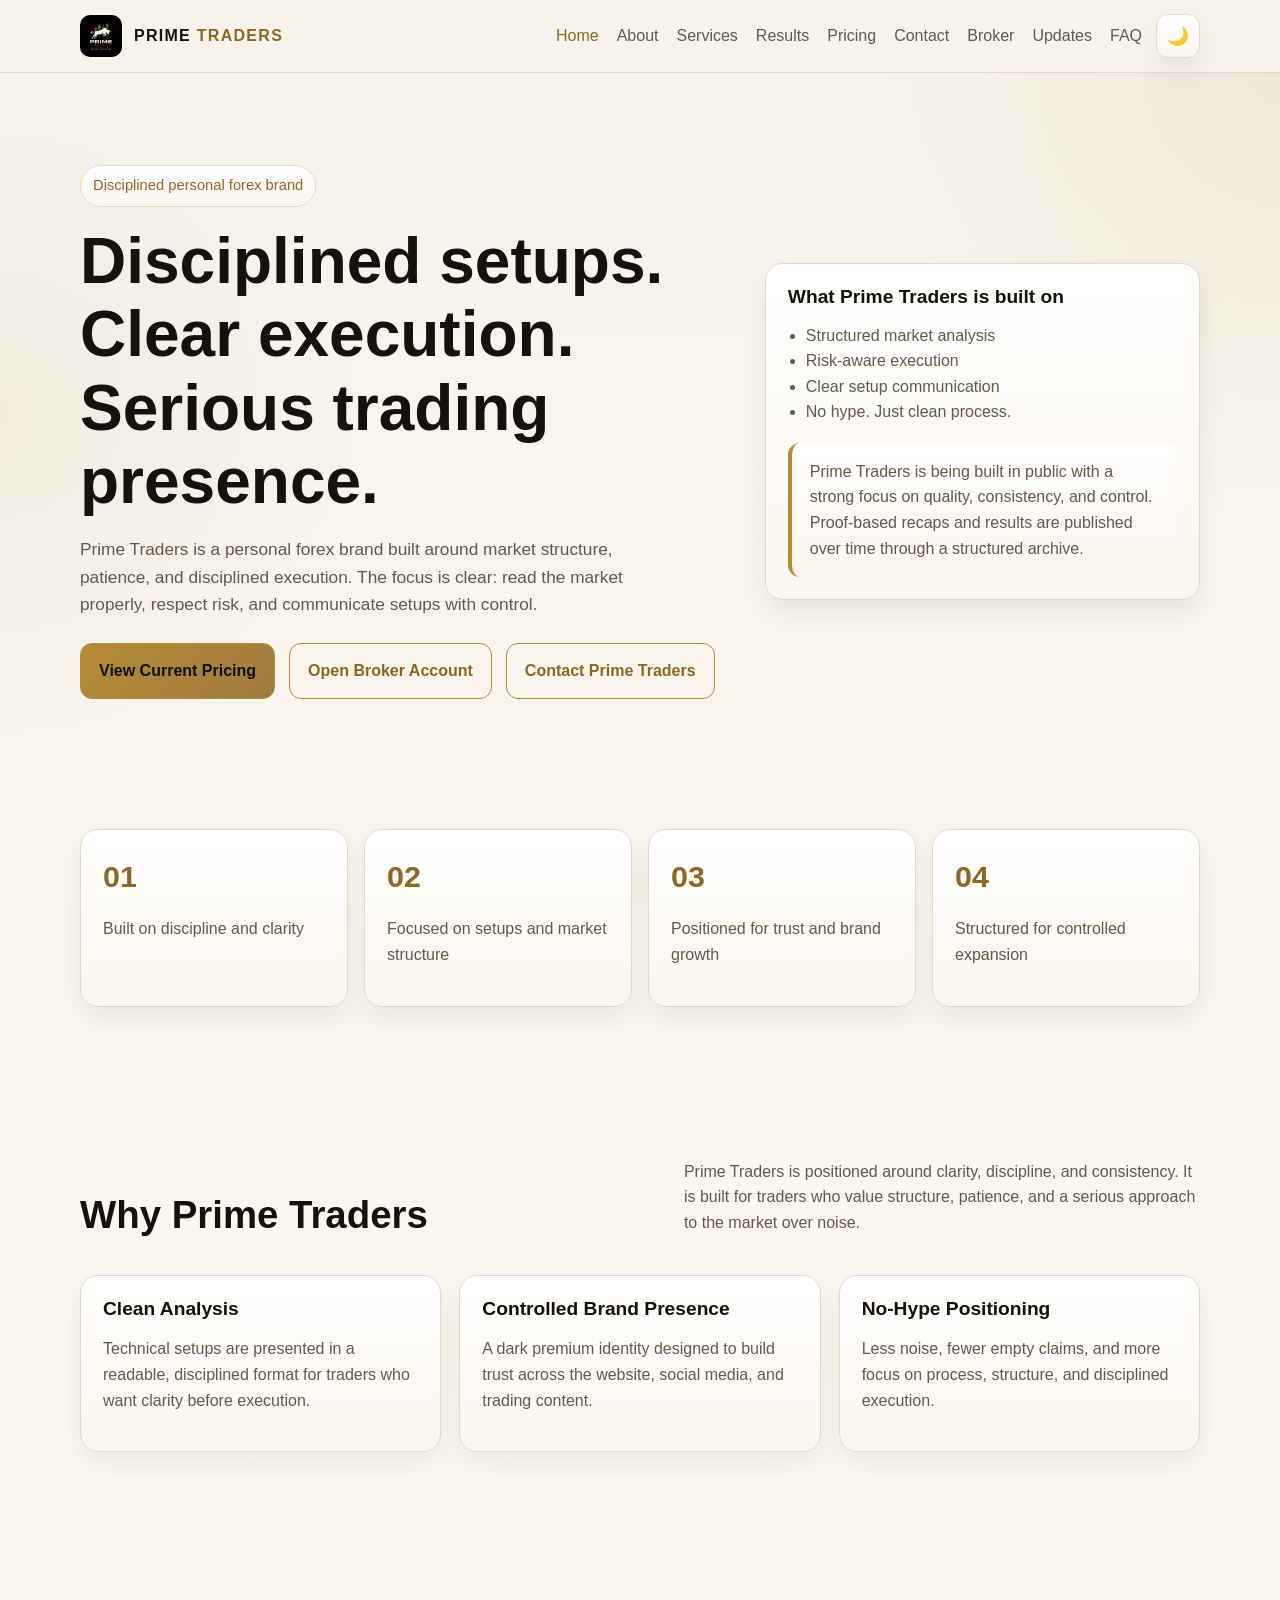
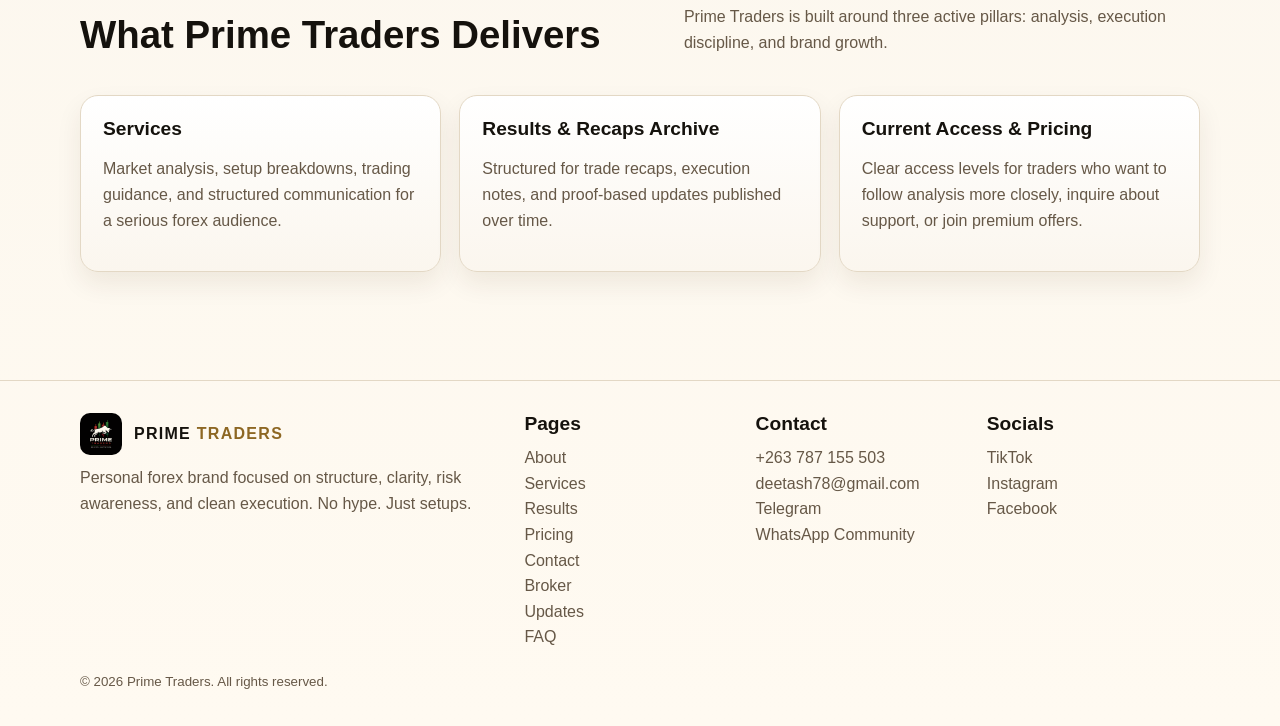
<file: index.html>
<!doctype html>
<html lang="en">
  <head>
  <!-- Google tag (gtag.js) -->
  <script async src="https://www.googletagmanager.com/gtag/js?id=G-PCHN2DBD8G"></script>
  <script>
    window.dataLayer = window.dataLayer || [];
    function gtag(){dataLayer.push(arguments);}
    gtag('js', new Date());

    gtag('config', 'G-PCHN2DBD8G');
  </script>
    <meta charset="utf-8">
    <meta name="viewport" content="width=device-width,initial-scale=1">
    <title>Home | Prime Traders</title>
    <meta name="description" content="Prime Traders is a disciplined personal forex brand focused on market structure, clarity, risk awareness, and clean execution.">
    <link rel="canonical" href="https://primetraderszw.netlify.app/">
    <link rel="icon" href="favicon.png">
    <link rel="stylesheet" href="style.css">
    <meta property="og:title" content="Home | Prime Traders">
    <meta property="og:description" content="Prime Traders is a disciplined personal forex brand focused on market structure, clarity, risk awareness, and clean execution.">
    <meta property="og:type" content="website">
    <meta property="og:url" content="https://primetraderszw.netlify.app/">
    <meta property="og:image" content="https://primetraderszw.netlify.app/logo.png">
    <meta name="twitter:card" content="summary_large_image">
    <meta name="twitter:title" content="Home | Prime Traders">
    <meta name="twitter:description" content="Prime Traders is a disciplined personal forex brand focused on market structure, clarity, risk awareness, and clean execution.">
    <meta name="twitter:image" content="https://primetraderszw.netlify.app/logo.png">
  </head>
<body>
  <nav class="nav">
    <div class="container nav-inner">
      <a class="brand" href="index.html">
        <img src="logo.png" alt="Prime Traders logo">
        <div>PRIME <span>TRADERS</span></div>
      </a>

      <div class="nav-controls">
        <div class="links">
          <a href="index.html" class="active">Home</a>
          <a href="about.html">About</a>
          <a href="services.html">Services</a>
          <a href="results.html">Results</a>
          <a href="pricing.html">Pricing</a>
          <a href="contact.html">Contact</a>
          <a href="broker.html">Broker</a>
          <a href="updates.html">Updates</a>
          <a href="faq.html">FAQ</a>
        </div>
        <button class="theme-toggle" id="themeToggle" type="button" aria-label="Toggle theme" title="Toggle theme">
          <span class="theme-icon" aria-hidden="true">🌙</span>
        </button>
      </div>
    </div>
  </nav>

  <header class="hero">
    <div class="container hero-grid">
      <div>
        <span class="badge">Disciplined personal forex brand</span>
        <h1>Disciplined setups. Clear execution. Serious trading presence.</h1>
        <p class="lead">
          Prime Traders is a personal forex brand built around market structure, patience, and disciplined execution.
          The focus is clear: read the market properly, respect risk, and communicate setups with control.
        </p>

        <div class="cta">
          <a class="btn btn-primary" href="pricing.html">View Current Pricing</a>
          <a class="btn btn-secondary" href="broker.html">Open Broker Account</a>
          <a class="btn btn-secondary" href="contact.html">Contact Prime Traders</a>
        </div>
      </div>

      <div class="card hero-card">
        <h3>What Prime Traders is built on</h3>
        <ul>
          <li>Structured market analysis</li>
          <li>Risk-aware execution</li>
          <li>Clear setup communication</li>
          <li>No hype. Just clean process.</li>
        </ul>

        <div class="notice" style="margin-top:18px">
          Prime Traders is being built in public with a strong focus on quality, consistency, and control.
          Proof-based recaps and results are published over time through a structured archive.
        </div>
      </div>
    </div>
  </header>

  <section class="section">
    <div class="container">
      <div class="stats">
        <div class="stat">
          <strong>01</strong>
          <p>Built on discipline and clarity</p>
        </div>
        <div class="stat">
          <strong>02</strong>
          <p>Focused on setups and market structure</p>
        </div>
        <div class="stat">
          <strong>03</strong>
          <p>Positioned for trust and brand growth</p>
        </div>
        <div class="stat">
          <strong>04</strong>
          <p>Structured for controlled expansion</p>
        </div>
      </div>
    </div>
  </section>

  <section class="section">
    <div class="container">
      <div class="section-head">
        <div>
          <h2>Why Prime Traders</h2>
        </div>
        <p>
          Prime Traders is positioned around clarity, discipline, and consistency.
          It is built for traders who value structure, patience, and a serious approach to the market over noise.
        </p>
      </div>

      <div class="grid-3">
        <div class="card">
          <h3>Clean Analysis</h3>
          <p>
            Technical setups are presented in a readable, disciplined format for traders who want clarity before execution.
          </p>
        </div>

        <div class="card">
          <h3>Controlled Brand Presence</h3>
          <p>
            A dark premium identity designed to build trust across the website, social media, and trading content.
          </p>
        </div>

        <div class="card">
          <h3>No-Hype Positioning</h3>
          <p>
            Less noise, fewer empty claims, and more focus on process, structure, and disciplined execution.
          </p>
        </div>
      </div>
    </div>
  </section>

  <section class="section">
    <div class="container">
      <div class="section-head">
        <div>
          <h2>What Prime Traders Delivers</h2>
        </div>
        <p>
          Prime Traders is built around three active pillars: analysis, execution discipline, and brand growth.
        </p>
      </div>

      <div class="grid-3">
        <div class="card">
          <h3>Services</h3>
          <p>
            Market analysis, setup breakdowns, trading guidance, and structured communication for a serious forex audience.
          </p>
        </div>

        <div class="card">
          <h3>Results &amp; Recaps Archive</h3>
          <p>
            Structured for trade recaps, execution notes, and proof-based updates published over time.
          </p>
        </div>

        <div class="card">
          <h3>Current Access &amp; Pricing</h3>
          <p>
            Clear access levels for traders who want to follow analysis more closely, inquire about support, or join premium offers.
          </p>
        </div>
      </div>
    </div>
  </section>

  <footer class="footer">
    <div class="container footer-grid">
      <div>
        <div class="brand footer-brand">
          <img src="logo.png" alt="Prime Traders logo">
          <div>PRIME <span>TRADERS</span></div>
        </div>
        <p>
          Personal forex brand focused on structure, clarity, risk awareness, and clean execution. No hype. Just setups.
        </p>
      </div>

      <div>
        <h3>Pages</h3>
        <p>
          <a href="about.html">About</a><br>
          <a href="services.html">Services</a><br>
          <a href="results.html">Results</a><br>
          <a href="pricing.html">Pricing</a><br>
          <a href="contact.html">Contact</a><br>
          <a href="broker.html">Broker</a><br>
          <a href="updates.html">Updates</a><br>
          <a href="faq.html">FAQ</a>
        </p>
      </div>

      <div>
        <h3>Contact</h3>
        <p>
          <a href="tel:+263787155503">+263 787 155 503</a><br>
          <a href="mailto:deetash78@gmail.com">deetash78@gmail.com</a><br>
          <a href="https://t.me/primetraders263" target="_blank" rel="noopener">Telegram</a><br>
          <a href="https://chat.whatsapp.com/EgGNkARobAU7Wav0RTBW9T?mode=gi_t" target="_blank" rel="noopener">WhatsApp Community</a>
        </p>
      </div>

      <div>
        <h3>Socials</h3>
        <p>
          <a href="https://www.tiktok.com/@primetraders_zw?_r=1&_t=ZS-950RxNBvnf7" target="_blank" rel="noopener">TikTok</a><br>
          <a href="https://www.instagram.com/denzeltashayaofficial?igsh=MmN0ZHVwbDB0ODcy&utm_source=qr" target="_blank" rel="noopener">Instagram</a><br>
          <a href="https://www.facebook.com/share/1NozaazZCv/?mibextid=wwXIfr" target="_blank" rel="noopener">Facebook</a>
        </p>
      </div>
    </div>

    <div class="container footer-bottom">
      <small>© 2026 Prime Traders. All rights reserved.</small>
    </div>
  </footer>
  <script src="script.js"></script>
</body>
</html>
</file>
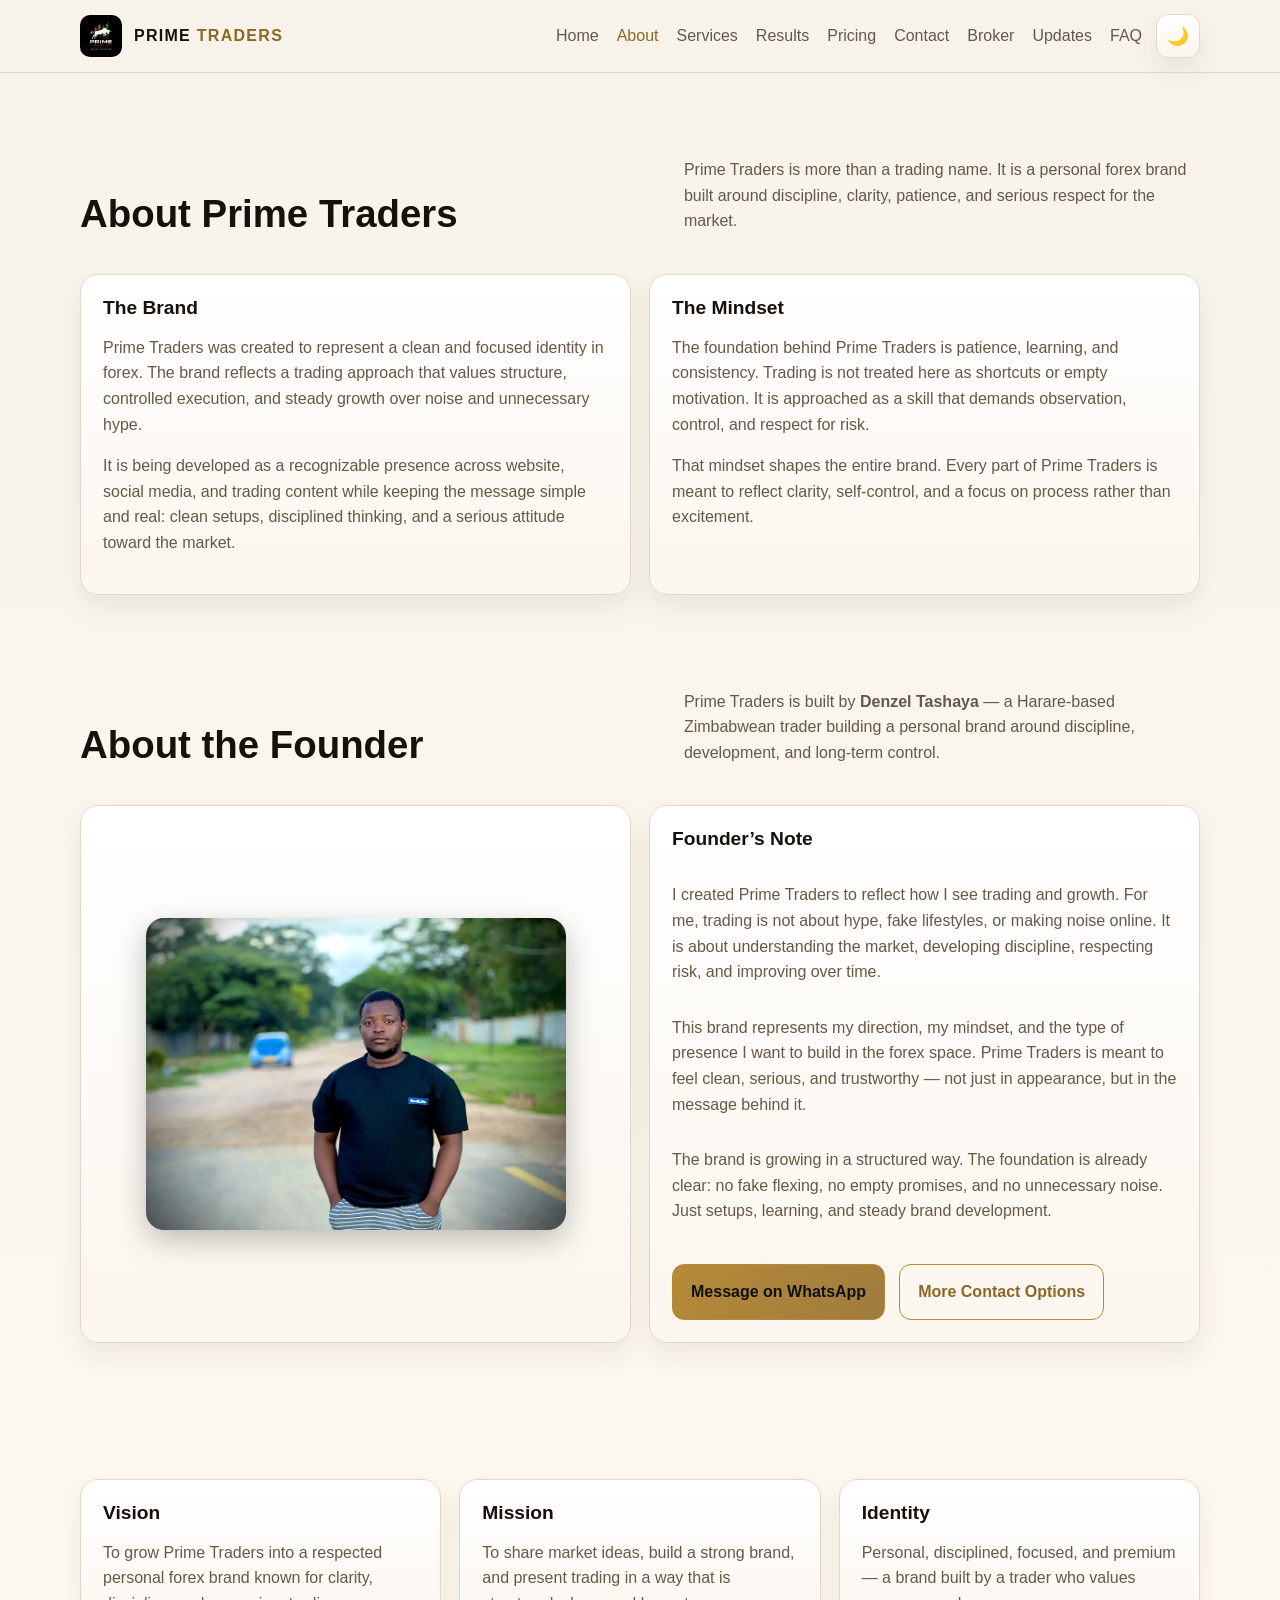
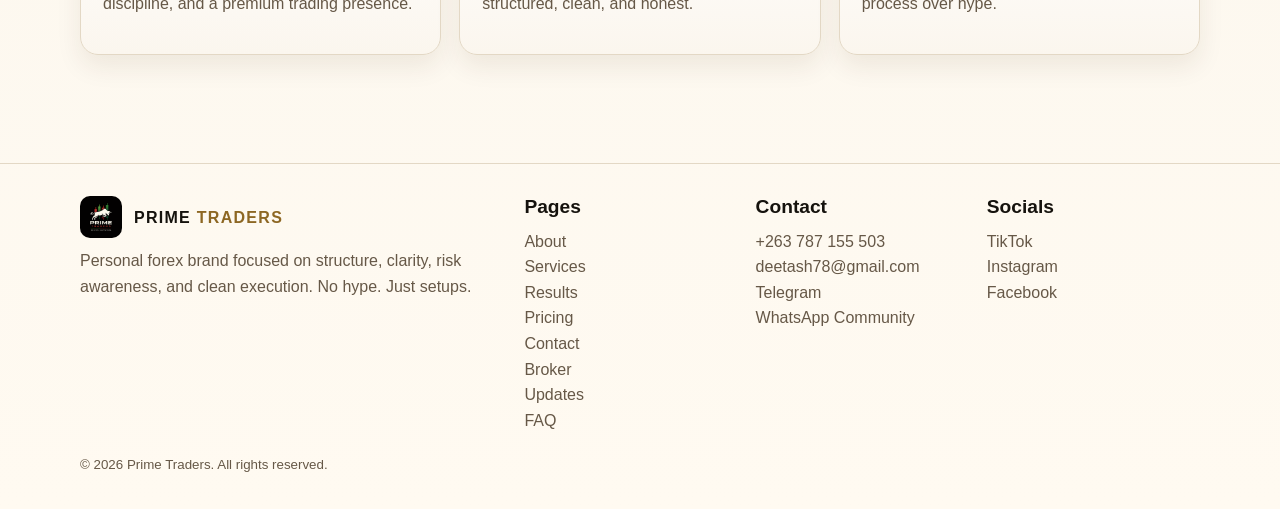
<file: about.html>
<!doctype html>
<html lang="en">
  <head>
  <!-- Google tag (gtag.js) -->
  <script async src="https://www.googletagmanager.com/gtag/js?id=G-PCHN2DBD8G"></script>
  <script>
    window.dataLayer = window.dataLayer || [];
    function gtag(){dataLayer.push(arguments);}
    gtag('js', new Date());

    gtag('config', 'G-PCHN2DBD8G');
  </script>
    <meta charset="utf-8">
    <meta name="viewport" content="width=device-width,initial-scale=1">
    <title>About | Prime Traders</title>
    <meta name="description" content="Learn about Prime Traders and the founder behind the brand. A personal forex trading brand built on structure, patience, clarity, and disciplined execution.">
    <link rel="canonical" href="https://primetraderszw.netlify.app/about.html">
    <link rel="icon" href="favicon.png">
    <link rel="stylesheet" href="style.css">
    <meta property="og:title" content="About | Prime Traders">
    <meta property="og:description" content="Learn about Prime Traders and the founder behind the brand. A personal forex trading brand built on structure, patience, clarity, and disciplined execution.">
    <meta property="og:type" content="website">
    <meta property="og:url" content="https://primetraderszw.netlify.app/about.html">
    <meta property="og:image" content="https://primetraderszw.netlify.app/logo.png">
    <meta name="twitter:card" content="summary_large_image">
    <meta name="twitter:title" content="About | Prime Traders">
    <meta name="twitter:description" content="Learn about Prime Traders and the founder behind the brand. A personal forex trading brand built on structure, patience, clarity, and disciplined execution.">
    <meta name="twitter:image" content="https://primetraderszw.netlify.app/logo.png">
  </head>
<body>
  <nav class="nav">
    <div class="container nav-inner">
      <a class="brand" href="index.html">
        <img src="logo.png" alt="Prime Traders logo">
        <div>PRIME <span>TRADERS</span></div>
      </a>

      <div class="nav-controls">
        <div class="links">
          <a href="index.html">Home</a>
          <a href="about.html" class="active">About</a>
          <a href="services.html">Services</a>
          <a href="results.html">Results</a>
          <a href="pricing.html">Pricing</a>
          <a href="contact.html">Contact</a>
          <a href="broker.html">Broker</a>
          <a href="updates.html">Updates</a>
          <a href="faq.html">FAQ</a>
        </div>
        <button class="theme-toggle" id="themeToggle" type="button" aria-label="Toggle theme" title="Toggle theme">
          <span class="theme-icon" aria-hidden="true">🌙</span>
        </button>
      </div>
    </div>
  </nav>

  <section class="section">
    <div class="container">
      <div class="section-head">
        <div><h2>About Prime Traders</h2></div>
        <p>
          Prime Traders is more than a trading name. It is a personal forex brand built around discipline, clarity, patience, and serious respect for the market.
        </p>
      </div>

      <div class="grid-2">
        <div class="card">
          <h3>The Brand</h3>
          <p>
            Prime Traders was created to represent a clean and focused identity in forex. The brand reflects a trading approach that values structure,
            controlled execution, and steady growth over noise and unnecessary hype.
          </p>
          <p>
            It is being developed as a recognizable presence across website, social media, and trading content while keeping the message simple and real:
            clean setups, disciplined thinking, and a serious attitude toward the market.
          </p>
        </div>

        <div class="card">
          <h3>The Mindset</h3>
          <p>
            The foundation behind Prime Traders is patience, learning, and consistency. Trading is not treated here as shortcuts or empty motivation.
            It is approached as a skill that demands observation, control, and respect for risk.
          </p>
          <p>
            That mindset shapes the entire brand. Every part of Prime Traders is meant to reflect clarity, self-control, and a focus on process rather than excitement.
          </p>
        </div>
      </div>
    </div>
  </section>

  <section class="section founder-section">
    <div class="container">
      <div class="section-head">
        <div><h2>About the Founder</h2></div>
        <p>
          Prime Traders is built by <strong>Denzel Tashaya</strong> — a Harare-based Zimbabwean trader building a personal brand around discipline, development, and long-term control.
        </p>
      </div>

      <div class="grid-2 founder-grid">
        <div class="card founder-photo-card">
          <img src="denzel.webp" alt="Denzel Tashaya" class="founder-photo">
        </div>

        <div class="card founder-text-card">
          <h3>Founder’s Note</h3>
          <p>
            I created Prime Traders to reflect how I see trading and growth. For me, trading is not about hype, fake lifestyles, or making noise online.
            It is about understanding the market, developing discipline, respecting risk, and improving over time.
          </p>
          <p>
            This brand represents my direction, my mindset, and the type of presence I want to build in the forex space.
            Prime Traders is meant to feel clean, serious, and trustworthy — not just in appearance, but in the message behind it.
          </p>
          <p>
            The brand is growing in a structured way. The foundation is already clear: no fake flexing, no empty promises, and no unnecessary noise.
            Just setups, learning, and steady brand development.
          </p>

          <div class="founder-actions">
            <a class="btn btn-primary" href="https://wa.me/263787155503?text=Hi%20Denzel" target="_blank" rel="noopener">Message on WhatsApp</a>
            <a class="btn btn-secondary" href="contact.html">More Contact Options</a>
          </div>
        </div>
      </div>
    </div>
  </section>

  <section class="section">
    <div class="container">
      <div class="grid-3">
        <div class="card">
          <h3>Vision</h3>
          <p>To grow Prime Traders into a respected personal forex brand known for clarity, discipline, and a premium trading presence.</p>
        </div>
        <div class="card">
          <h3>Mission</h3>
          <p>To share market ideas, build a strong brand, and present trading in a way that is structured, clean, and honest.</p>
        </div>
        <div class="card">
          <h3>Identity</h3>
          <p>Personal, disciplined, focused, and premium — a brand built by a trader who values process over hype.</p>
        </div>
      </div>
    </div>
  </section>

  <footer class="footer">
    <div class="container footer-grid">
      <div>
        <div class="brand footer-brand">
          <img src="logo.png" alt="Prime Traders logo">
          <div>PRIME <span>TRADERS</span></div>
        </div>
        <p>
          Personal forex brand focused on structure, clarity, risk awareness, and clean execution. No hype. Just setups.
        </p>
      </div>

      <div>
        <h3>Pages</h3>
        <p>
          <a href="about.html">About</a><br>
          <a href="services.html">Services</a><br>
          <a href="results.html">Results</a><br>
          <a href="pricing.html">Pricing</a><br>
          <a href="contact.html">Contact</a><br>
          <a href="broker.html">Broker</a><br>
          <a href="updates.html">Updates</a><br>
          <a href="faq.html">FAQ</a>
        </p>
      </div>

      <div>
        <h3>Contact</h3>
        <p>
          <a href="tel:+263787155503">+263 787 155 503</a><br>
          <a href="mailto:deetash78@gmail.com">deetash78@gmail.com</a><br>
          <a href="https://t.me/primetraders263" target="_blank" rel="noopener">Telegram</a><br>
          <a href="https://chat.whatsapp.com/EgGNkARobAU7Wav0RTBW9T?mode=gi_t" target="_blank" rel="noopener">WhatsApp Community</a>
        </p>
      </div>

      <div>
        <h3>Socials</h3>
        <p>
          <a href="https://www.tiktok.com/@primetraders_zw?_r=1&_t=ZS-950RxNBvnf7" target="_blank" rel="noopener">TikTok</a><br>
          <a href="https://www.instagram.com/denzeltashayaofficial?igsh=MmN0ZHVwbDB0ODcy&utm_source=qr" target="_blank" rel="noopener">Instagram</a><br>
          <a href="https://www.facebook.com/share/1NozaazZCv/?mibextid=wwXIfr" target="_blank" rel="noopener">Facebook</a>
        </p>
      </div>
    </div>

    <div class="container footer-bottom">
      <small>© 2026 Prime Traders. All rights reserved.</small>
    </div>
  </footer>
  <script src="script.js"></script>
</body>
</html>
</file>
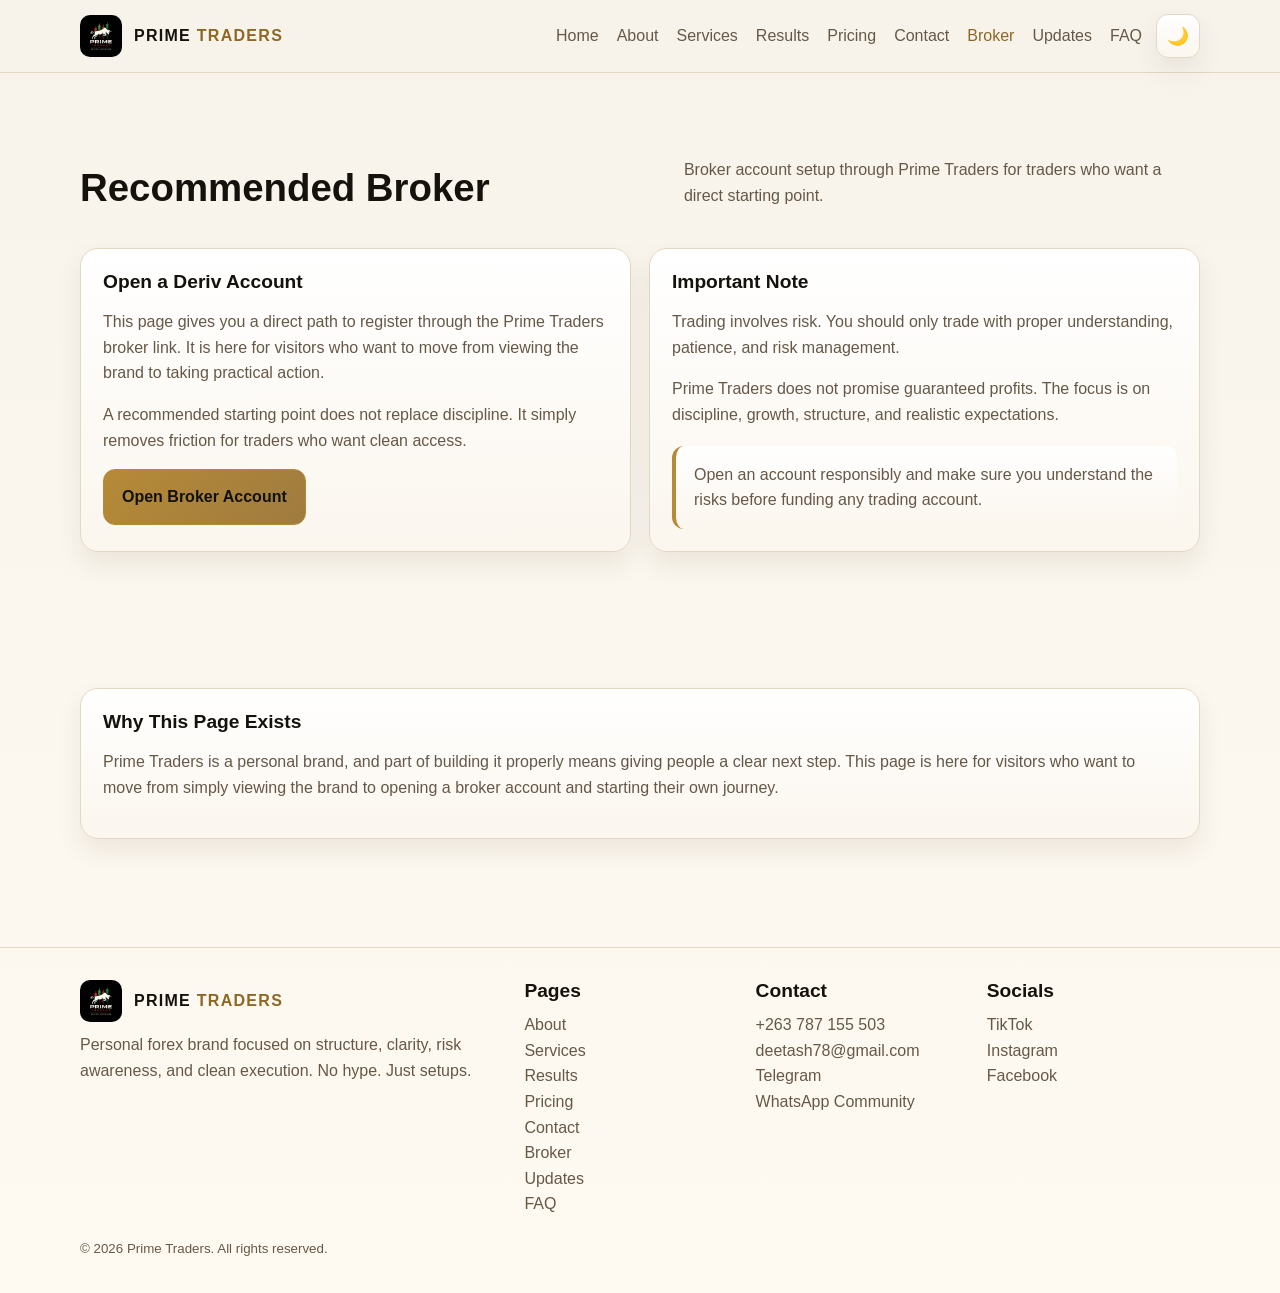
<file: broker.html>
<!doctype html>
<html lang="en">
  <head>
  <!-- Google tag (gtag.js) -->
  <script async src="https://www.googletagmanager.com/gtag/js?id=G-PCHN2DBD8G"></script>
  <script>
    window.dataLayer = window.dataLayer || [];
    function gtag(){dataLayer.push(arguments);}
    gtag('js', new Date());

    gtag('config', 'G-PCHN2DBD8G');
  </script>
    <meta charset="utf-8">
    <meta name="viewport" content="width=device-width,initial-scale=1">
    <title>Broker | Prime Traders</title>
    <meta name="description" content="Open a trading account through the broker link recommended by Prime Traders.">
    <link rel="canonical" href="https://primetraderszw.netlify.app/broker.html">
    <link rel="icon" href="favicon.png">
    <link rel="stylesheet" href="style.css">
    <meta property="og:title" content="Broker | Prime Traders">
    <meta property="og:description" content="Open a trading account through the broker link recommended by Prime Traders.">
    <meta property="og:type" content="website">
    <meta property="og:url" content="https://primetraderszw.netlify.app/broker.html">
    <meta property="og:image" content="https://primetraderszw.netlify.app/logo.png">
    <meta name="twitter:card" content="summary_large_image">
    <meta name="twitter:title" content="Broker | Prime Traders">
    <meta name="twitter:description" content="Open a trading account through the broker link recommended by Prime Traders.">
    <meta name="twitter:image" content="https://primetraderszw.netlify.app/logo.png">
  </head>
<body>
  <nav class="nav">
    <div class="container nav-inner">
      <a class="brand" href="index.html">
        <img src="logo.png" alt="Prime Traders logo">
        <div>PRIME <span>TRADERS</span></div>
      </a>

      <div class="nav-controls">
        <div class="links">
          <a href="index.html">Home</a>
          <a href="about.html">About</a>
          <a href="services.html">Services</a>
          <a href="results.html">Results</a>
          <a href="pricing.html">Pricing</a>
          <a href="contact.html">Contact</a>
          <a href="broker.html" class="active">Broker</a>
          <a href="updates.html">Updates</a>
          <a href="faq.html">FAQ</a>
        </div>
        <button class="theme-toggle" id="themeToggle" type="button" aria-label="Toggle theme" title="Toggle theme">
          <span class="theme-icon" aria-hidden="true">🌙</span>
        </button>
      </div>
    </div>
  </nav>

  <section class="section">
    <div class="container">
      <div class="section-head">
        <div><h2>Recommended Broker</h2></div>
        <p>
          Broker account setup through Prime Traders for traders who want a direct starting point.
        </p>
      </div>

      <div class="grid-2">
        <div class="card">
          <h3>Open a Deriv Account</h3>
          <p>
            This page gives you a direct path to register through the Prime Traders broker link.
            It is here for visitors who want to move from viewing the brand to taking practical action.
          </p>
          <p>
            A recommended starting point does not replace discipline. It simply removes friction for traders who want clean access.
          </p>
          <a class="btn btn-primary" href="https://track.deriv.com/_jn81_Qk22skKqFKZ7JdnQ2Nd7ZgqdRLk/1/" target="_blank" rel="noopener">Open Broker Account</a>
        </div>

        <div class="card">
          <h3>Important Note</h3>
          <p>
            Trading involves risk. You should only trade with proper understanding, patience, and risk management.
          </p>
          <p>
            Prime Traders does not promise guaranteed profits. The focus is on discipline, growth, structure, and realistic expectations.
          </p>
          <div class="notice" style="margin-top:18px">
            Open an account responsibly and make sure you understand the risks before funding any trading account.
          </div>
        </div>
      </div>
    </div>
  </section>

  <section class="section">
    <div class="container">
      <div class="card">
        <h3>Why This Page Exists</h3>
        <p>
          Prime Traders is a personal brand, and part of building it properly means giving people a clear next step.
          This page is here for visitors who want to move from simply viewing the brand to opening a broker account and starting their own journey.
        </p>
      </div>
    </div>
  </section>

  <footer class="footer">
    <div class="container footer-grid">
      <div>
        <div class="brand footer-brand">
          <img src="logo.png" alt="Prime Traders logo">
          <div>PRIME <span>TRADERS</span></div>
        </div>
        <p>
          Personal forex brand focused on structure, clarity, risk awareness, and clean execution. No hype. Just setups.
        </p>
      </div>

      <div>
        <h3>Pages</h3>
        <p>
          <a href="about.html">About</a><br>
          <a href="services.html">Services</a><br>
          <a href="results.html">Results</a><br>
          <a href="pricing.html">Pricing</a><br>
          <a href="contact.html">Contact</a><br>
          <a href="broker.html">Broker</a><br>
          <a href="updates.html">Updates</a><br>
          <a href="faq.html">FAQ</a>
        </p>
      </div>

      <div>
        <h3>Contact</h3>
        <p>
          <a href="tel:+263787155503">+263 787 155 503</a><br>
          <a href="mailto:deetash78@gmail.com">deetash78@gmail.com</a><br>
          <a href="https://t.me/primetraders263" target="_blank" rel="noopener">Telegram</a><br>
          <a href="https://chat.whatsapp.com/EgGNkARobAU7Wav0RTBW9T?mode=gi_t" target="_blank" rel="noopener">WhatsApp Community</a>
        </p>
      </div>

      <div>
        <h3>Socials</h3>
        <p>
          <a href="https://www.tiktok.com/@primetraders_zw?_r=1&_t=ZS-950RxNBvnf7" target="_blank" rel="noopener">TikTok</a><br>
          <a href="https://www.instagram.com/denzeltashayaofficial?igsh=MmN0ZHVwbDB0ODcy&utm_source=qr" target="_blank" rel="noopener">Instagram</a><br>
          <a href="https://www.facebook.com/share/1NozaazZCv/?mibextid=wwXIfr" target="_blank" rel="noopener">Facebook</a>
        </p>
      </div>
    </div>

    <div class="container footer-bottom">
      <small>© 2026 Prime Traders. All rights reserved.</small>
    </div>
  </footer>
  <script src="script.js"></script>
</body>
</html>
</file>
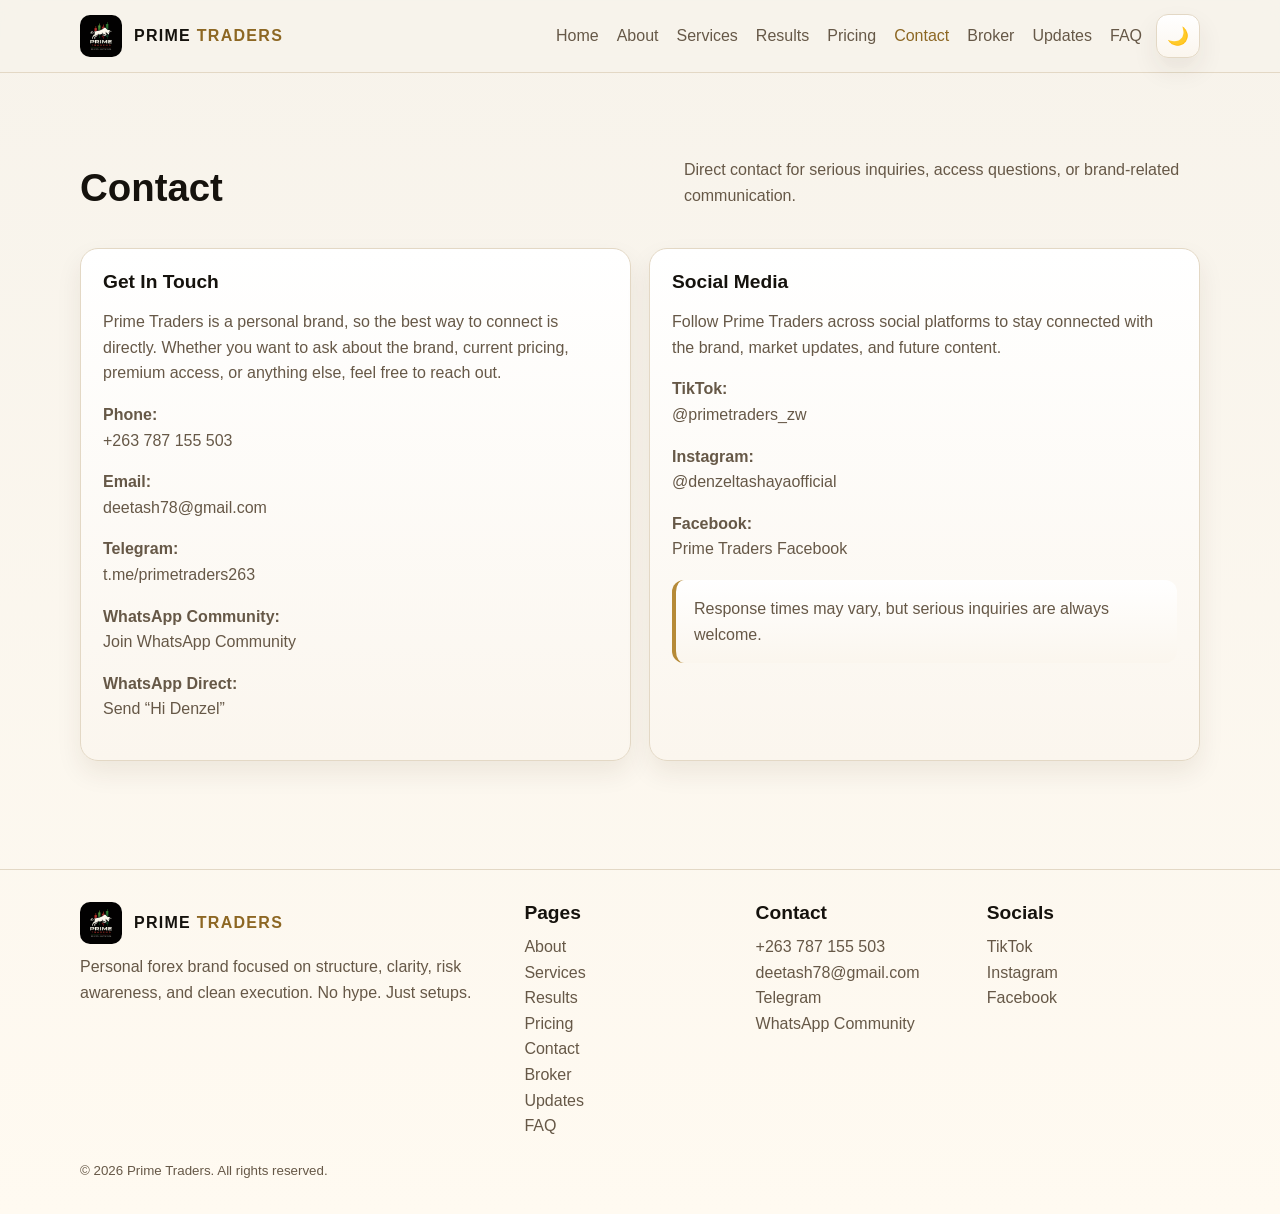
<file: contact.html>
<!doctype html>
<html lang="en">
  <head>
  <!-- Google tag (gtag.js) -->
  <script async src="https://www.googletagmanager.com/gtag/js?id=G-PCHN2DBD8G"></script>
  <script>
    window.dataLayer = window.dataLayer || [];
    function gtag(){dataLayer.push(arguments);}
    gtag('js', new Date());

    gtag('config', 'G-PCHN2DBD8G');
  </script>
    <meta charset="utf-8">
    <meta name="viewport" content="width=device-width,initial-scale=1">
    <title>Contact | Prime Traders</title>
    <meta name="description" content="Contact Prime Traders through phone, email, Telegram, WhatsApp, TikTok, Instagram, or Facebook.">
    <link rel="canonical" href="https://primetraderszw.netlify.app/contact.html">
    <link rel="icon" href="favicon.png">
    <link rel="stylesheet" href="style.css">
    <meta property="og:title" content="Contact | Prime Traders">
    <meta property="og:description" content="Contact Prime Traders through phone, email, Telegram, WhatsApp, TikTok, Instagram, or Facebook.">
    <meta property="og:type" content="website">
    <meta property="og:url" content="https://primetraderszw.netlify.app/contact.html">
    <meta property="og:image" content="https://primetraderszw.netlify.app/logo.png">
    <meta name="twitter:card" content="summary_large_image">
    <meta name="twitter:title" content="Contact | Prime Traders">
    <meta name="twitter:description" content="Contact Prime Traders through phone, email, Telegram, WhatsApp, TikTok, Instagram, or Facebook.">
    <meta name="twitter:image" content="https://primetraderszw.netlify.app/logo.png">
  </head>
<body>
  <nav class="nav">
    <div class="container nav-inner">
      <a class="brand" href="index.html">
        <img src="logo.png" alt="Prime Traders logo">
        <div>PRIME <span>TRADERS</span></div>
      </a>

      <div class="nav-controls">
        <div class="links">
          <a href="index.html">Home</a>
          <a href="about.html">About</a>
          <a href="services.html">Services</a>
          <a href="results.html">Results</a>
          <a href="pricing.html">Pricing</a>
          <a href="contact.html" class="active">Contact</a>
          <a href="broker.html">Broker</a>
          <a href="updates.html">Updates</a>
          <a href="faq.html">FAQ</a>
        </div>
        <button class="theme-toggle" id="themeToggle" type="button" aria-label="Toggle theme" title="Toggle theme">
          <span class="theme-icon" aria-hidden="true">🌙</span>
        </button>
      </div>
    </div>
  </nav>

  <section class="section">
    <div class="container">
      <div class="section-head">
        <div><h2>Contact</h2></div>
        <p>
          Direct contact for serious inquiries, access questions, or brand-related communication.
        </p>
      </div>

      <div class="grid-2">
        <div class="card">
          <h3>Get In Touch</h3>
          <p>
            Prime Traders is a personal brand, so the best way to connect is directly. Whether you want to ask about the brand,
            current pricing, premium access, or anything else, feel free to reach out.
          </p>

          <p><strong>Phone:</strong><br><a href="tel:+263787155503">+263 787 155 503</a></p>
          <p><strong>Email:</strong><br><a href="mailto:deetash78@gmail.com">deetash78@gmail.com</a></p>
          <p><strong>Telegram:</strong><br><a href="https://t.me/primetraders263" target="_blank" rel="noopener">t.me/primetraders263</a></p>
          <p><strong>WhatsApp Community:</strong><br><a href="https://chat.whatsapp.com/EgGNkARobAU7Wav0RTBW9T?mode=gi_t" target="_blank" rel="noopener">Join WhatsApp Community</a></p>
          <p><strong>WhatsApp Direct:</strong><br><a href="https://wa.me/263787155503?text=Hi%20Denzel" target="_blank" rel="noopener">Send “Hi Denzel”</a></p>
        </div>

        <div class="card">
          <h3>Social Media</h3>
          <p>
            Follow Prime Traders across social platforms to stay connected with the brand, market updates, and future content.
          </p>

          <p><strong>TikTok:</strong><br><a href="https://www.tiktok.com/@primetraders_zw?_r=1&_t=ZS-950RxNBvnf7" target="_blank" rel="noopener">@primetraders_zw</a></p>
          <p><strong>Instagram:</strong><br><a href="https://www.instagram.com/denzeltashayaofficial?igsh=MmN0ZHVwbDB0ODcy&utm_source=qr" target="_blank" rel="noopener">@denzeltashayaofficial</a></p>
          <p><strong>Facebook:</strong><br><a href="https://www.facebook.com/share/1NozaazZCv/?mibextid=wwXIfr" target="_blank" rel="noopener">Prime Traders Facebook</a></p>

          <div class="notice" style="margin-top:18px">
            Response times may vary, but serious inquiries are always welcome.
          </div>
        </div>
      </div>
    </div>
  </section>

  <footer class="footer">
    <div class="container footer-grid">
      <div>
        <div class="brand footer-brand">
          <img src="logo.png" alt="Prime Traders logo">
          <div>PRIME <span>TRADERS</span></div>
        </div>
        <p>
          Personal forex brand focused on structure, clarity, risk awareness, and clean execution. No hype. Just setups.
        </p>
      </div>

      <div>
        <h3>Pages</h3>
        <p>
          <a href="about.html">About</a><br>
          <a href="services.html">Services</a><br>
          <a href="results.html">Results</a><br>
          <a href="pricing.html">Pricing</a><br>
          <a href="contact.html">Contact</a><br>
          <a href="broker.html">Broker</a><br>
          <a href="updates.html">Updates</a><br>
          <a href="faq.html">FAQ</a>
        </p>
      </div>

      <div>
        <h3>Contact</h3>
        <p>
          <a href="tel:+263787155503">+263 787 155 503</a><br>
          <a href="mailto:deetash78@gmail.com">deetash78@gmail.com</a><br>
          <a href="https://t.me/primetraders263" target="_blank" rel="noopener">Telegram</a><br>
          <a href="https://chat.whatsapp.com/EgGNkARobAU7Wav0RTBW9T?mode=gi_t" target="_blank" rel="noopener">WhatsApp Community</a>
        </p>
      </div>

      <div>
        <h3>Socials</h3>
        <p>
          <a href="https://www.tiktok.com/@primetraders_zw?_r=1&_t=ZS-950RxNBvnf7" target="_blank" rel="noopener">TikTok</a><br>
          <a href="https://www.instagram.com/denzeltashayaofficial?igsh=MmN0ZHVwbDB0ODcy&utm_source=qr" target="_blank" rel="noopener">Instagram</a><br>
          <a href="https://www.facebook.com/share/1NozaazZCv/?mibextid=wwXIfr" target="_blank" rel="noopener">Facebook</a>
        </p>
      </div>
    </div>

    <div class="container footer-bottom">
      <small>© 2026 Prime Traders. All rights reserved.</small>
    </div>
  </footer>
  <script src="script.js"></script>
</body>
</html>
</file>
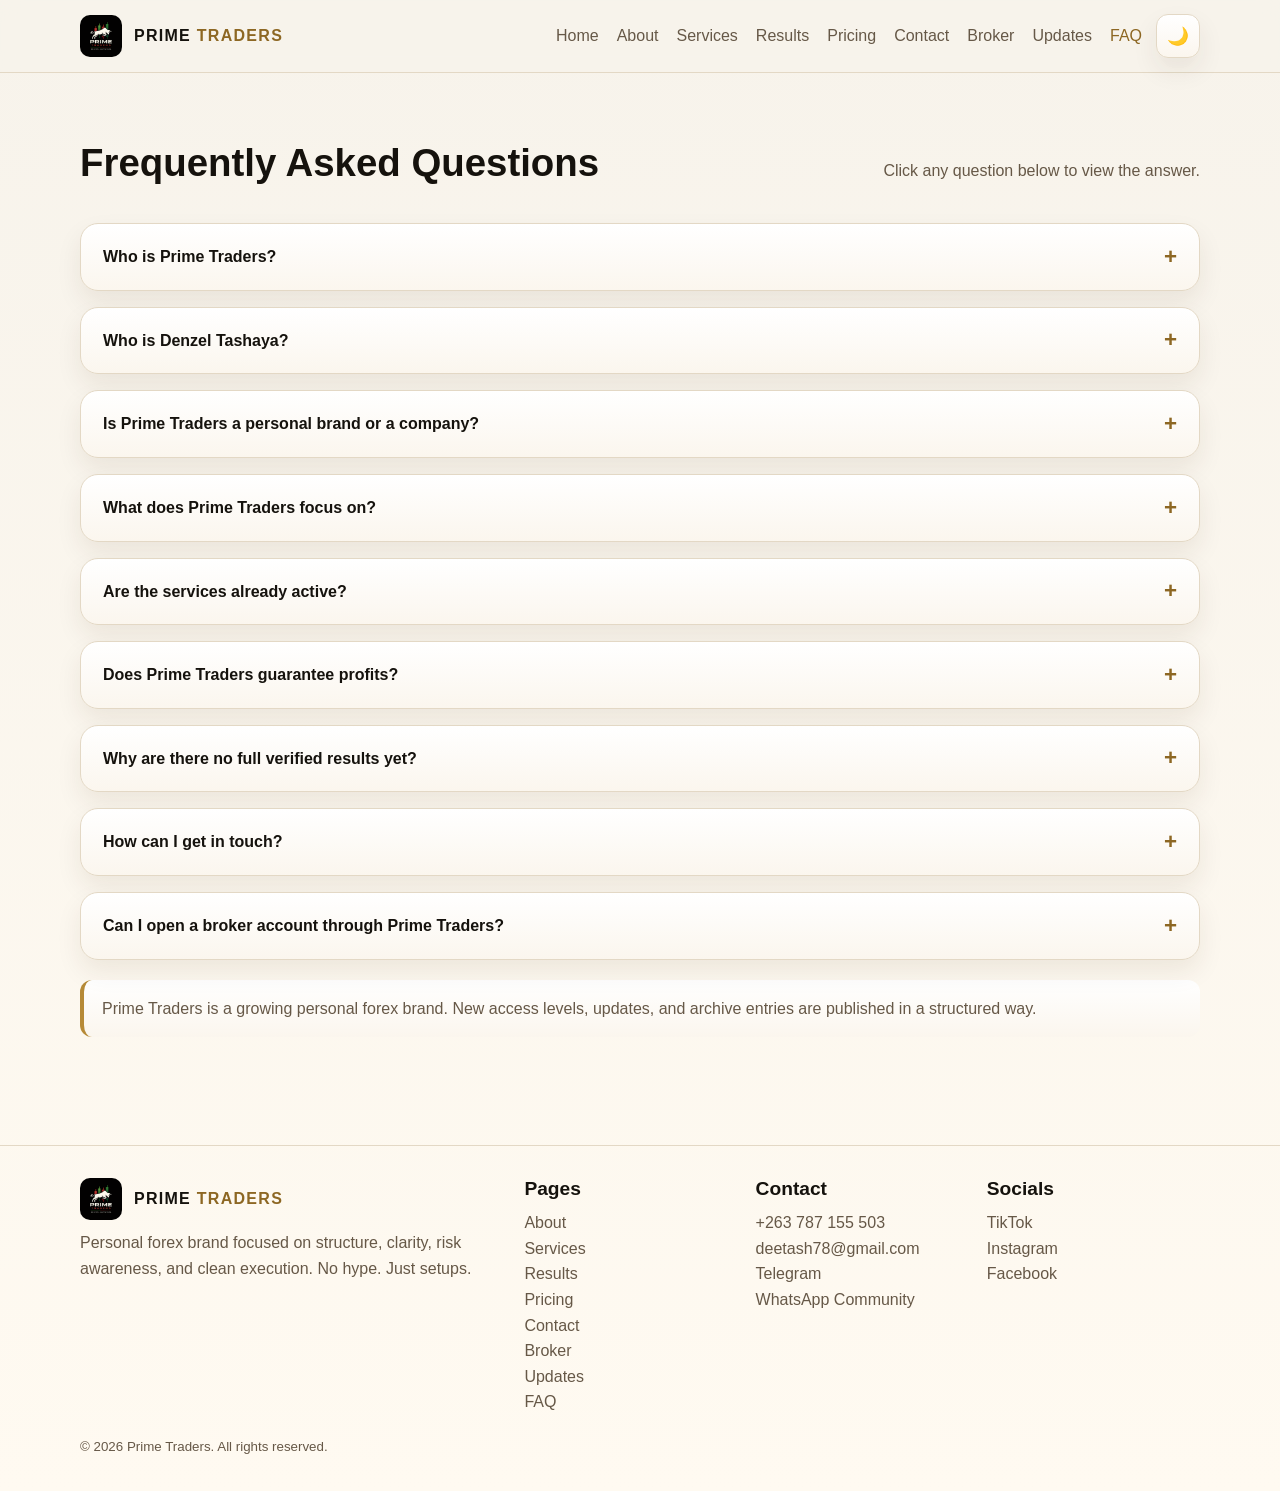
<file: faq.html>
<!doctype html>
<html lang="en">
  <head>
  <!-- Google tag (gtag.js) -->
  <script async src="https://www.googletagmanager.com/gtag/js?id=G-PCHN2DBD8G"></script>
  <script>
    window.dataLayer = window.dataLayer || [];
    function gtag(){dataLayer.push(arguments);}
    gtag('js', new Date());

    gtag('config', 'G-PCHN2DBD8G');
  </script>
    <meta charset="utf-8">
    <meta name="viewport" content="width=device-width,initial-scale=1">
    <title>FAQ | Prime Traders</title>
    <meta name="description" content="Frequently asked questions about Prime Traders, the founder, services, pricing, broker access, and brand direction.">
    <link rel="canonical" href="https://primetraderszw.netlify.app/faq.html">
    <link rel="icon" href="favicon.png">
    <link rel="stylesheet" href="style.css">
    <meta property="og:title" content="FAQ | Prime Traders">
    <meta property="og:description" content="Frequently asked questions about Prime Traders, the founder, services, pricing, broker access, and brand direction.">
    <meta property="og:type" content="website">
    <meta property="og:url" content="https://primetraderszw.netlify.app/faq.html">
    <meta property="og:image" content="https://primetraderszw.netlify.app/logo.png">
    <meta name="twitter:card" content="summary_large_image">
    <meta name="twitter:title" content="FAQ | Prime Traders">
    <meta name="twitter:description" content="Frequently asked questions about Prime Traders, the founder, services, pricing, broker access, and brand direction.">
    <meta name="twitter:image" content="https://primetraderszw.netlify.app/logo.png">
  </head>
<body>
  <nav class="nav">
    <div class="container nav-inner">
      <a class="brand" href="index.html">
        <img src="logo.png" alt="Prime Traders logo">
        <div>PRIME <span>TRADERS</span></div>
      </a>

      <div class="nav-controls">
        <div class="links">
          <a href="index.html">Home</a>
          <a href="about.html">About</a>
          <a href="services.html">Services</a>
          <a href="results.html">Results</a>
          <a href="pricing.html">Pricing</a>
          <a href="contact.html">Contact</a>
          <a href="broker.html">Broker</a>
          <a href="updates.html">Updates</a>
          <a href="faq.html" class="active">FAQ</a>
        </div>
        <button class="theme-toggle" id="themeToggle" type="button" aria-label="Toggle theme" title="Toggle theme">
          <span class="theme-icon" aria-hidden="true">🌙</span>
        </button>
      </div>
    </div>
  </nav>

  <section class="section">
    <div class="container">
      <div class="section-head">
        <div><h2>Frequently Asked Questions</h2></div>
        <p>Click any question below to view the answer.</p>
      </div>

      <div class="faq-list">
        <div class="faq-item">
          <button class="faq-question" type="button"><span>Who is Prime Traders?</span><span class="faq-icon">+</span></button>
          <div class="faq-answer"><p>Prime Traders is my personal forex trading brand. It reflects my mindset, my trading direction, and the kind of clean, disciplined presence I want to build in the forex space.</p></div>
        </div>

        <div class="faq-item">
          <button class="faq-question" type="button"><span>Who is Denzel Tashaya?</span><span class="faq-icon">+</span></button>
          <div class="faq-answer">
            <p>Denzel Tashaya is the founder of Prime Traders — a Harare-based Zimbabwean trader building a personal brand around structure, discipline, and long-term growth.</p>
            <p><a href="https://wa.me/263787155503?text=Hi%20Denzel" target="_blank" rel="noopener">Message Denzel on WhatsApp</a></p>
          </div>
        </div>

        <div class="faq-item">
          <button class="faq-question" type="button"><span>Is Prime Traders a personal brand or a company?</span><span class="faq-icon">+</span></button>
          <div class="faq-answer"><p>Prime Traders is a personal brand. It is built to feel personal, serious, disciplined, and trustworthy.</p></div>
        </div>

        <div class="faq-item">
          <button class="faq-question" type="button"><span>What does Prime Traders focus on?</span><span class="faq-icon">+</span></button>
          <div class="faq-answer"><p>Prime Traders focuses on market structure, clean setups, disciplined execution, risk awareness, and steady brand growth.</p></div>
        </div>

        <div class="faq-item">
          <button class="faq-question" type="button"><span>Are the services already active?</span><span class="faq-icon">+</span></button>
          <div class="faq-answer"><p>Prime Traders already operates with a clear service structure. Delivery is being expanded carefully and communicated with clarity as the brand grows.</p></div>
        </div>

        <div class="faq-item">
          <button class="faq-question" type="button"><span>Does Prime Traders guarantee profits?</span><span class="faq-icon">+</span></button>
          <div class="faq-answer"><p>No. Trading always involves risk, and no serious trading brand should promise guaranteed profits.</p></div>
        </div>

        <div class="faq-item">
          <button class="faq-question" type="button"><span>Why are there no full verified results yet?</span><span class="faq-icon">+</span></button>
          <div class="faq-answer"><p>The Results &amp; Recaps Archive is being built selectively. Prime Traders prioritizes clean, proof-based publication over rushed volume.</p></div>
        </div>

        <div class="faq-item">
          <button class="faq-question" type="button"><span>How can I get in touch?</span><span class="faq-icon">+</span></button>
          <div class="faq-answer">
            <p>You can connect through phone, email, Telegram, WhatsApp Community, TikTok, Instagram, or Facebook using the links provided on the Contact page.</p>
            <p><a href="https://wa.me/263787155503?text=Hi%20Denzel" target="_blank" rel="noopener">Send “Hi Denzel” on WhatsApp</a></p>
          </div>
        </div>

        <div class="faq-item">
          <button class="faq-question" type="button"><span>Can I open a broker account through Prime Traders?</span><span class="faq-icon">+</span></button>
          <div class="faq-answer"><p>Yes. You can use the Broker page to open a Deriv account through the broker link connected to Prime Traders.</p></div>
        </div>
      </div>

      <div class="notice" style="margin-top:20px">
        Prime Traders is a growing personal forex brand. New access levels, updates, and archive entries are published in a structured way.
      </div>
    </div>
  </section>

  <footer class="footer">
    <div class="container footer-grid">
      <div>
        <div class="brand footer-brand">
          <img src="logo.png" alt="Prime Traders logo">
          <div>PRIME <span>TRADERS</span></div>
        </div>
        <p>
          Personal forex brand focused on structure, clarity, risk awareness, and clean execution. No hype. Just setups.
        </p>
      </div>

      <div>
        <h3>Pages</h3>
        <p>
          <a href="about.html">About</a><br>
          <a href="services.html">Services</a><br>
          <a href="results.html">Results</a><br>
          <a href="pricing.html">Pricing</a><br>
          <a href="contact.html">Contact</a><br>
          <a href="broker.html">Broker</a><br>
          <a href="updates.html">Updates</a><br>
          <a href="faq.html">FAQ</a>
        </p>
      </div>

      <div>
        <h3>Contact</h3>
        <p>
          <a href="tel:+263787155503">+263 787 155 503</a><br>
          <a href="mailto:deetash78@gmail.com">deetash78@gmail.com</a><br>
          <a href="https://t.me/primetraders263" target="_blank" rel="noopener">Telegram</a><br>
          <a href="https://chat.whatsapp.com/EgGNkARobAU7Wav0RTBW9T?mode=gi_t" target="_blank" rel="noopener">WhatsApp Community</a>
        </p>
      </div>

      <div>
        <h3>Socials</h3>
        <p>
          <a href="https://www.tiktok.com/@primetraders_zw?_r=1&_t=ZS-950RxNBvnf7" target="_blank" rel="noopener">TikTok</a><br>
          <a href="https://www.instagram.com/denzeltashayaofficial?igsh=MmN0ZHVwbDB0ODcy&utm_source=qr" target="_blank" rel="noopener">Instagram</a><br>
          <a href="https://www.facebook.com/share/1NozaazZCv/?mibextid=wwXIfr" target="_blank" rel="noopener">Facebook</a>
        </p>
      </div>
    </div>

    <div class="container footer-bottom">
      <small>© 2026 Prime Traders. All rights reserved.</small>
    </div>
  </footer>
  <script src="script.js"></script>
</body>
</html>
</file>
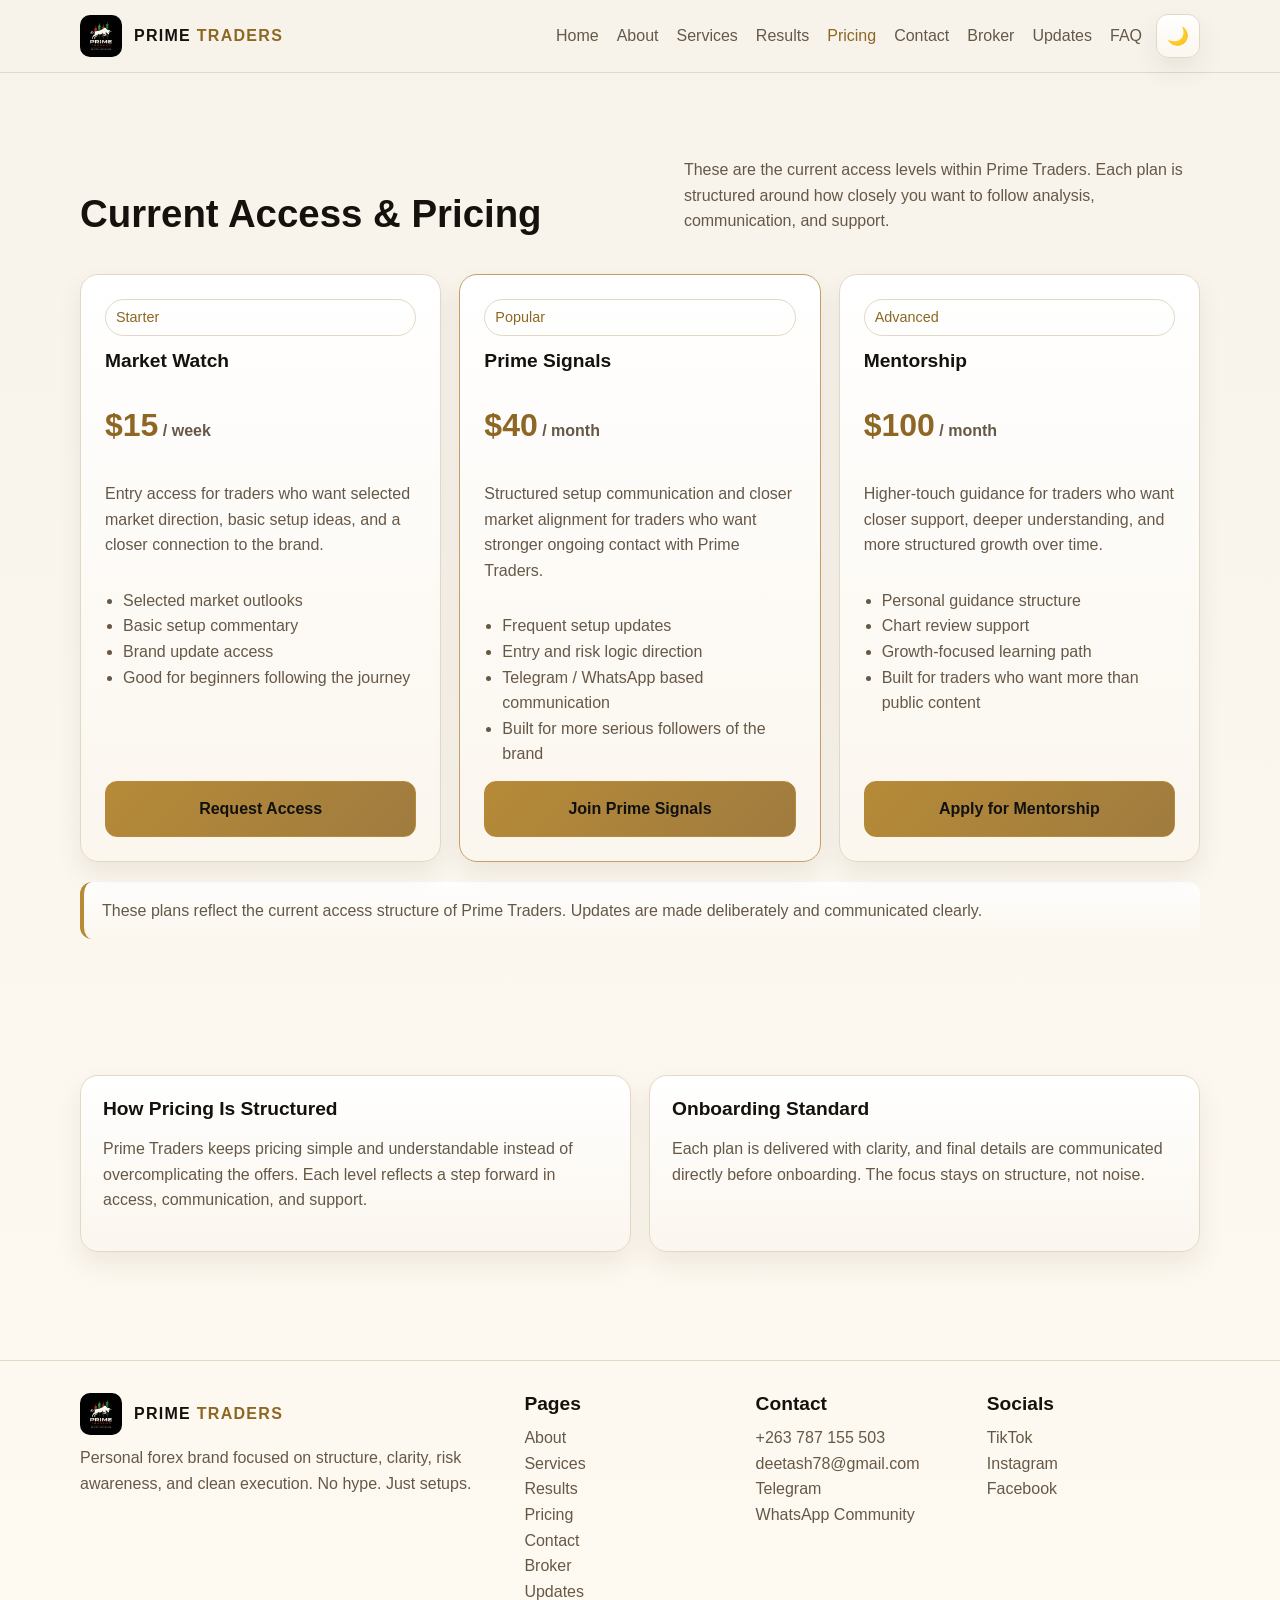
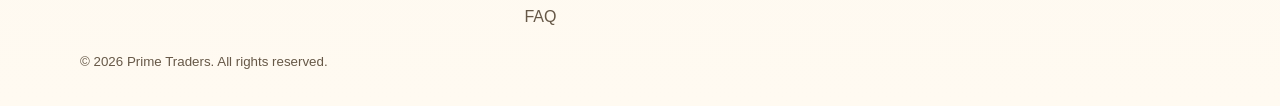
<file: pricing.html>
<!doctype html>
<html lang="en">
  <head>
  <!-- Google tag (gtag.js) -->
  <script async src="https://www.googletagmanager.com/gtag/js?id=G-PCHN2DBD8G"></script>
  <script>
    window.dataLayer = window.dataLayer || [];
    function gtag(){dataLayer.push(arguments);}
    gtag('js', new Date());

    gtag('config', 'G-PCHN2DBD8G');
  </script>
    <meta charset="utf-8">
    <meta name="viewport" content="width=device-width,initial-scale=1">
    <title>Pricing | Prime Traders</title>
    <meta name="description" content="Explore Prime Traders current access and pricing. Clean, simple, and structured options for a growing personal forex brand.">
    <link rel="canonical" href="https://primetraderszw.netlify.app/pricing.html">
    <link rel="icon" href="favicon.png">
    <link rel="stylesheet" href="style.css">
    <meta property="og:title" content="Pricing | Prime Traders">
    <meta property="og:description" content="Explore Prime Traders current access and pricing. Clean, simple, and structured options for a growing personal forex brand.">
    <meta property="og:type" content="website">
    <meta property="og:url" content="https://primetraderszw.netlify.app/pricing.html">
    <meta property="og:image" content="https://primetraderszw.netlify.app/logo.png">
    <meta name="twitter:card" content="summary_large_image">
    <meta name="twitter:title" content="Pricing | Prime Traders">
    <meta name="twitter:description" content="Explore Prime Traders current access and pricing. Clean, simple, and structured options for a growing personal forex brand.">
    <meta name="twitter:image" content="https://primetraderszw.netlify.app/logo.png">
  </head>
<body>
  <nav class="nav">
    <div class="container nav-inner">
      <a class="brand" href="index.html">
        <img src="logo.png" alt="Prime Traders logo">
        <div>PRIME <span>TRADERS</span></div>
      </a>

      <div class="nav-controls">
        <div class="links">
          <a href="index.html">Home</a>
          <a href="about.html">About</a>
          <a href="services.html">Services</a>
          <a href="results.html">Results</a>
          <a href="pricing.html" class="active">Pricing</a>
          <a href="contact.html">Contact</a>
          <a href="broker.html">Broker</a>
          <a href="updates.html">Updates</a>
          <a href="faq.html">FAQ</a>
        </div>
        <button class="theme-toggle" id="themeToggle" type="button" aria-label="Toggle theme" title="Toggle theme">
          <span class="theme-icon" aria-hidden="true">🌙</span>
        </button>
      </div>
    </div>
  </nav>

  <section class="section">
    <div class="container">
      <div class="section-head">
        <div><h2>Current Access &amp; Pricing</h2></div>
        <p>
          These are the current access levels within Prime Traders. Each plan is structured around how closely you want to follow analysis, communication, and support.
        </p>
      </div>

      <div class="grid-3">
        <div class="price">
          <span class="pill">Starter</span>
          <h3>Market Watch</h3>
          <div class="amount">$15<span class="price-suffix"> / week</span></div>
          <p>
            Entry access for traders who want selected market direction, basic setup ideas, and a closer connection to the brand.
          </p>
          <ul>
            <li>Selected market outlooks</li>
            <li>Basic setup commentary</li>
            <li>Brand update access</li>
            <li>Good for beginners following the journey</li>
          </ul>
          <a class="btn btn-primary" href="contact.html">Request Access</a>
        </div>

        <div class="price featured-price">
          <span class="pill">Popular</span>
          <h3>Prime Signals</h3>
          <div class="amount">$40<span class="price-suffix"> / month</span></div>
          <p>
            Structured setup communication and closer market alignment for traders who want stronger ongoing contact with Prime Traders.
          </p>
          <ul>
            <li>Frequent setup updates</li>
            <li>Entry and risk logic direction</li>
            <li>Telegram / WhatsApp based communication</li>
            <li>Built for more serious followers of the brand</li>
          </ul>
          <a class="btn btn-primary" href="contact.html">Join Prime Signals</a>
        </div>

        <div class="price">
          <span class="pill">Advanced</span>
          <h3>Mentorship</h3>
          <div class="amount">$100<span class="price-suffix"> / month</span></div>
          <p>
            Higher-touch guidance for traders who want closer support, deeper understanding, and more structured growth over time.
          </p>
          <ul>
            <li>Personal guidance structure</li>
            <li>Chart review support</li>
            <li>Growth-focused learning path</li>
            <li>Built for traders who want more than public content</li>
          </ul>
          <a class="btn btn-primary" href="contact.html">Apply for Mentorship</a>
        </div>
      </div>

      <div class="notice" style="margin-top:20px">
        These plans reflect the current access structure of Prime Traders. Updates are made deliberately and communicated clearly.
      </div>
    </div>
  </section>

  <section class="section">
    <div class="container">
      <div class="grid-2">
        <div class="card">
          <h3>How Pricing Is Structured</h3>
          <p>
            Prime Traders keeps pricing simple and understandable instead of overcomplicating the offers.
            Each level reflects a step forward in access, communication, and support.
          </p>
        </div>

        <div class="card">
          <h3>Onboarding Standard</h3>
          <p>
            Each plan is delivered with clarity, and final details are communicated directly before onboarding.
            The focus stays on structure, not noise.
          </p>
        </div>
      </div>
    </div>
  </section>

  <footer class="footer">
    <div class="container footer-grid">
      <div>
        <div class="brand footer-brand">
          <img src="logo.png" alt="Prime Traders logo">
          <div>PRIME <span>TRADERS</span></div>
        </div>
        <p>
          Personal forex brand focused on structure, clarity, risk awareness, and clean execution. No hype. Just setups.
        </p>
      </div>

      <div>
        <h3>Pages</h3>
        <p>
          <a href="about.html">About</a><br>
          <a href="services.html">Services</a><br>
          <a href="results.html">Results</a><br>
          <a href="pricing.html">Pricing</a><br>
          <a href="contact.html">Contact</a><br>
          <a href="broker.html">Broker</a><br>
          <a href="updates.html">Updates</a><br>
          <a href="faq.html">FAQ</a>
        </p>
      </div>

      <div>
        <h3>Contact</h3>
        <p>
          <a href="tel:+263787155503">+263 787 155 503</a><br>
          <a href="mailto:deetash78@gmail.com">deetash78@gmail.com</a><br>
          <a href="https://t.me/primetraders263" target="_blank" rel="noopener">Telegram</a><br>
          <a href="https://chat.whatsapp.com/EgGNkARobAU7Wav0RTBW9T?mode=gi_t" target="_blank" rel="noopener">WhatsApp Community</a>
        </p>
      </div>

      <div>
        <h3>Socials</h3>
        <p>
          <a href="https://www.tiktok.com/@primetraders_zw?_r=1&_t=ZS-950RxNBvnf7" target="_blank" rel="noopener">TikTok</a><br>
          <a href="https://www.instagram.com/denzeltashayaofficial?igsh=MmN0ZHVwbDB0ODcy&utm_source=qr" target="_blank" rel="noopener">Instagram</a><br>
          <a href="https://www.facebook.com/share/1NozaazZCv/?mibextid=wwXIfr" target="_blank" rel="noopener">Facebook</a>
        </p>
      </div>
    </div>

    <div class="container footer-bottom">
      <small>© 2026 Prime Traders. All rights reserved.</small>
    </div>
  </footer>
  <script src="script.js"></script>
</body>
</html>
</file>
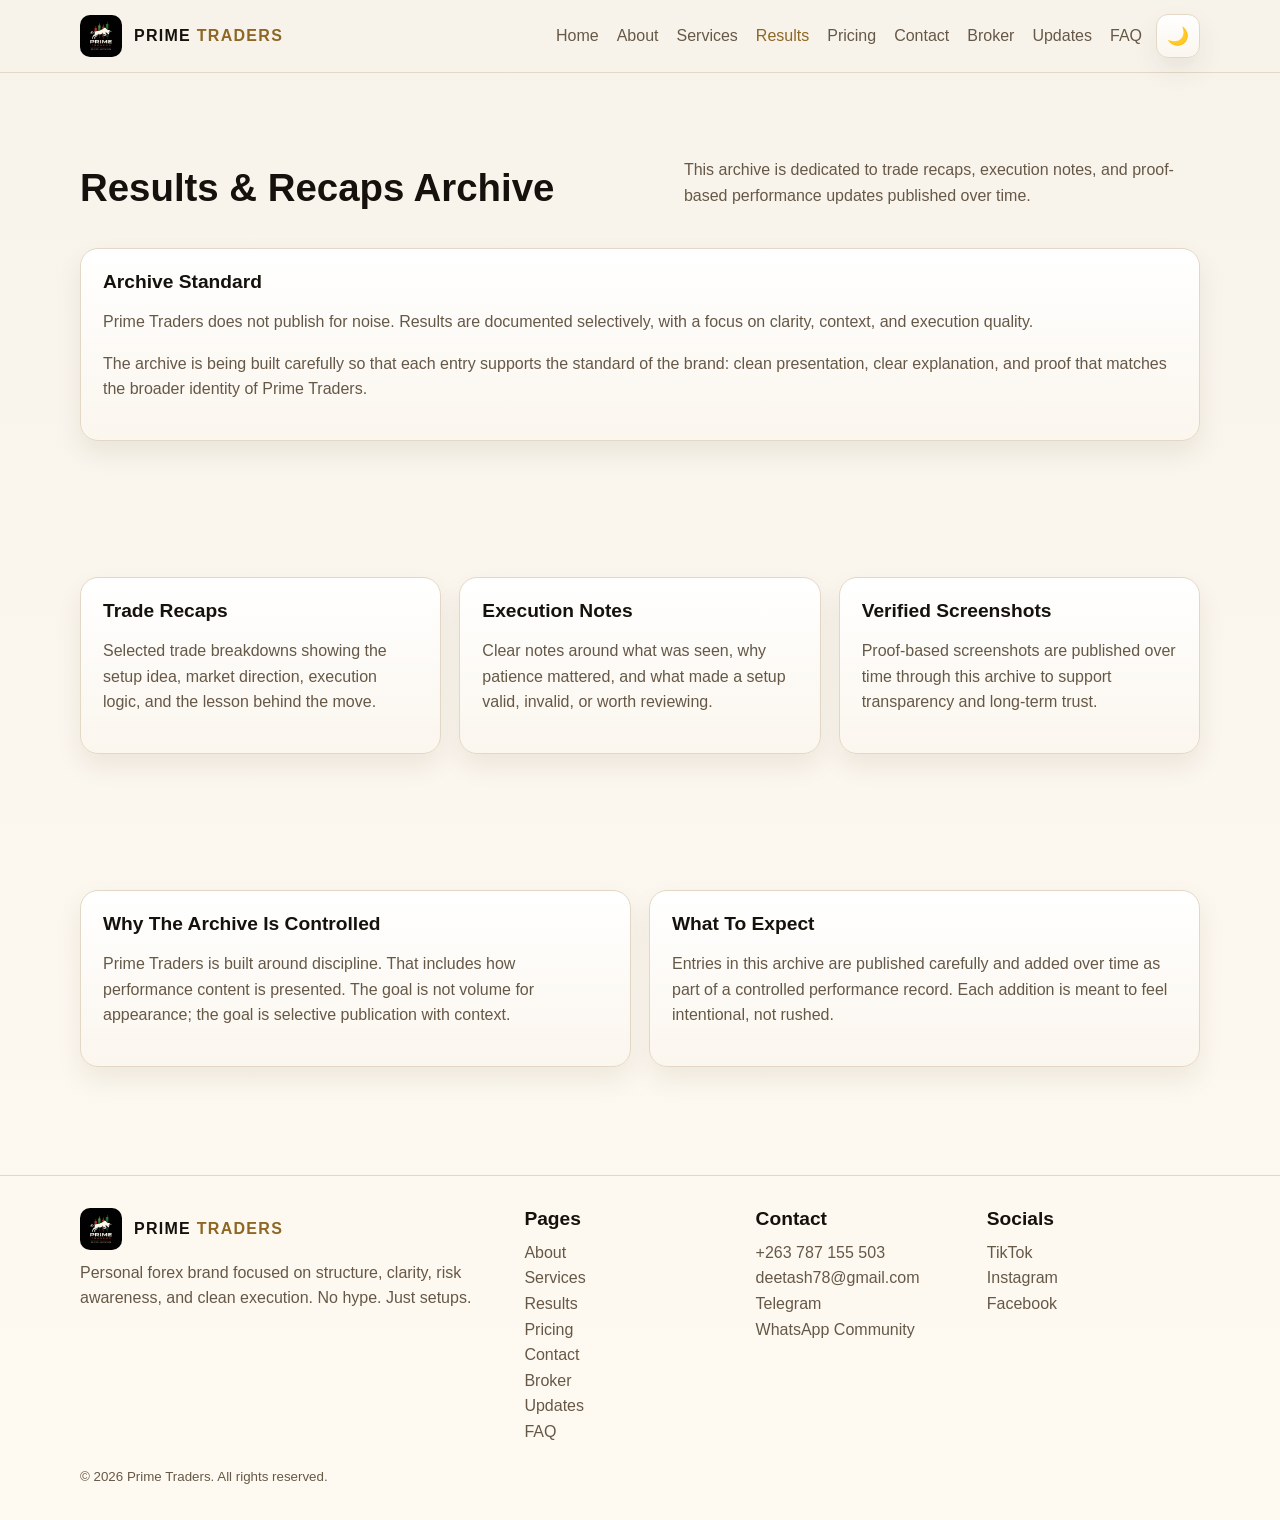
<file: results.html>
<!doctype html>
<html lang="en">
  <head>
  <!-- Google tag (gtag.js) -->
  <script async src="https://www.googletagmanager.com/gtag/js?id=G-PCHN2DBD8G"></script>
  <script>
    window.dataLayer = window.dataLayer || [];
    function gtag(){dataLayer.push(arguments);}
    gtag('js', new Date());

    gtag('config', 'G-PCHN2DBD8G');
  </script>
    <meta charset="utf-8">
    <meta name="viewport" content="width=device-width,initial-scale=1">
    <title>Results | Prime Traders</title>
    <meta name="description" content="Results & Recaps Archive for Prime Traders — trade recaps, execution notes, verified screenshots, and proof-based updates published over time.">
    <link rel="canonical" href="https://primetraderszw.netlify.app/results.html">
    <link rel="icon" href="favicon.png">
    <link rel="stylesheet" href="style.css">
    <meta property="og:title" content="Results | Prime Traders">
    <meta property="og:description" content="Results & Recaps Archive for Prime Traders — trade recaps, execution notes, verified screenshots, and proof-based updates published over time.">
    <meta property="og:type" content="website">
    <meta property="og:url" content="https://primetraderszw.netlify.app/results.html">
    <meta property="og:image" content="https://primetraderszw.netlify.app/logo.png">
    <meta name="twitter:card" content="summary_large_image">
    <meta name="twitter:title" content="Results | Prime Traders">
    <meta name="twitter:description" content="Results & Recaps Archive for Prime Traders — trade recaps, execution notes, verified screenshots, and proof-based updates published over time.">
    <meta name="twitter:image" content="https://primetraderszw.netlify.app/logo.png">
  </head>
<body>
  <nav class="nav">
    <div class="container nav-inner">
      <a class="brand" href="index.html">
        <img src="logo.png" alt="Prime Traders logo">
        <div>PRIME <span>TRADERS</span></div>
      </a>

      <div class="nav-controls">
        <div class="links">
          <a href="index.html">Home</a>
          <a href="about.html">About</a>
          <a href="services.html">Services</a>
          <a href="results.html" class="active">Results</a>
          <a href="pricing.html">Pricing</a>
          <a href="contact.html">Contact</a>
          <a href="broker.html">Broker</a>
          <a href="updates.html">Updates</a>
          <a href="faq.html">FAQ</a>
        </div>
        <button class="theme-toggle" id="themeToggle" type="button" aria-label="Toggle theme" title="Toggle theme">
          <span class="theme-icon" aria-hidden="true">🌙</span>
        </button>
      </div>
    </div>
  </nav>

  <section class="section">
    <div class="container">
      <div class="section-head">
        <div><h2>Results &amp; Recaps Archive</h2></div>
        <p>
          This archive is dedicated to trade recaps, execution notes, and proof-based performance updates published over time.
        </p>
      </div>

      <div class="card">
        <h3>Archive Standard</h3>
        <p>
          Prime Traders does not publish for noise. Results are documented selectively, with a focus on clarity, context, and execution quality.
        </p>
        <p>
          The archive is being built carefully so that each entry supports the standard of the brand: clean presentation, clear explanation,
          and proof that matches the broader identity of Prime Traders.
        </p>
      </div>
    </div>
  </section>

  <section class="section">
    <div class="container">
      <div class="grid-3">
        <div class="card">
          <h3>Trade Recaps</h3>
          <p>
            Selected trade breakdowns showing the setup idea, market direction, execution logic, and the lesson behind the move.
          </p>
        </div>

        <div class="card">
          <h3>Execution Notes</h3>
          <p>
            Clear notes around what was seen, why patience mattered, and what made a setup valid, invalid, or worth reviewing.
          </p>
        </div>

        <div class="card">
          <h3>Verified Screenshots</h3>
          <p>
            Proof-based screenshots are published over time through this archive to support transparency and long-term trust.
          </p>
        </div>
      </div>
    </div>
  </section>

  <section class="section">
    <div class="container">
      <div class="grid-2">
        <div class="card">
          <h3>Why The Archive Is Controlled</h3>
          <p>
            Prime Traders is built around discipline. That includes how performance content is presented.
            The goal is not volume for appearance; the goal is selective publication with context.
          </p>
        </div>

        <div class="card">
          <h3>What To Expect</h3>
          <p>
            Entries in this archive are published carefully and added over time as part of a controlled performance record.
            Each addition is meant to feel intentional, not rushed.
          </p>
        </div>
      </div>
    </div>
  </section>

  <footer class="footer">
    <div class="container footer-grid">
      <div>
        <div class="brand footer-brand">
          <img src="logo.png" alt="Prime Traders logo">
          <div>PRIME <span>TRADERS</span></div>
        </div>
        <p>
          Personal forex brand focused on structure, clarity, risk awareness, and clean execution. No hype. Just setups.
        </p>
      </div>

      <div>
        <h3>Pages</h3>
        <p>
          <a href="about.html">About</a><br>
          <a href="services.html">Services</a><br>
          <a href="results.html">Results</a><br>
          <a href="pricing.html">Pricing</a><br>
          <a href="contact.html">Contact</a><br>
          <a href="broker.html">Broker</a><br>
          <a href="updates.html">Updates</a><br>
          <a href="faq.html">FAQ</a>
        </p>
      </div>

      <div>
        <h3>Contact</h3>
        <p>
          <a href="tel:+263787155503">+263 787 155 503</a><br>
          <a href="mailto:deetash78@gmail.com">deetash78@gmail.com</a><br>
          <a href="https://t.me/primetraders263" target="_blank" rel="noopener">Telegram</a><br>
          <a href="https://chat.whatsapp.com/EgGNkARobAU7Wav0RTBW9T?mode=gi_t" target="_blank" rel="noopener">WhatsApp Community</a>
        </p>
      </div>

      <div>
        <h3>Socials</h3>
        <p>
          <a href="https://www.tiktok.com/@primetraders_zw?_r=1&_t=ZS-950RxNBvnf7" target="_blank" rel="noopener">TikTok</a><br>
          <a href="https://www.instagram.com/denzeltashayaofficial?igsh=MmN0ZHVwbDB0ODcy&utm_source=qr" target="_blank" rel="noopener">Instagram</a><br>
          <a href="https://www.facebook.com/share/1NozaazZCv/?mibextid=wwXIfr" target="_blank" rel="noopener">Facebook</a>
        </p>
      </div>
    </div>

    <div class="container footer-bottom">
      <small>© 2026 Prime Traders. All rights reserved.</small>
    </div>
  </footer>
  <script src="script.js"></script>
</body>
</html>
</file>
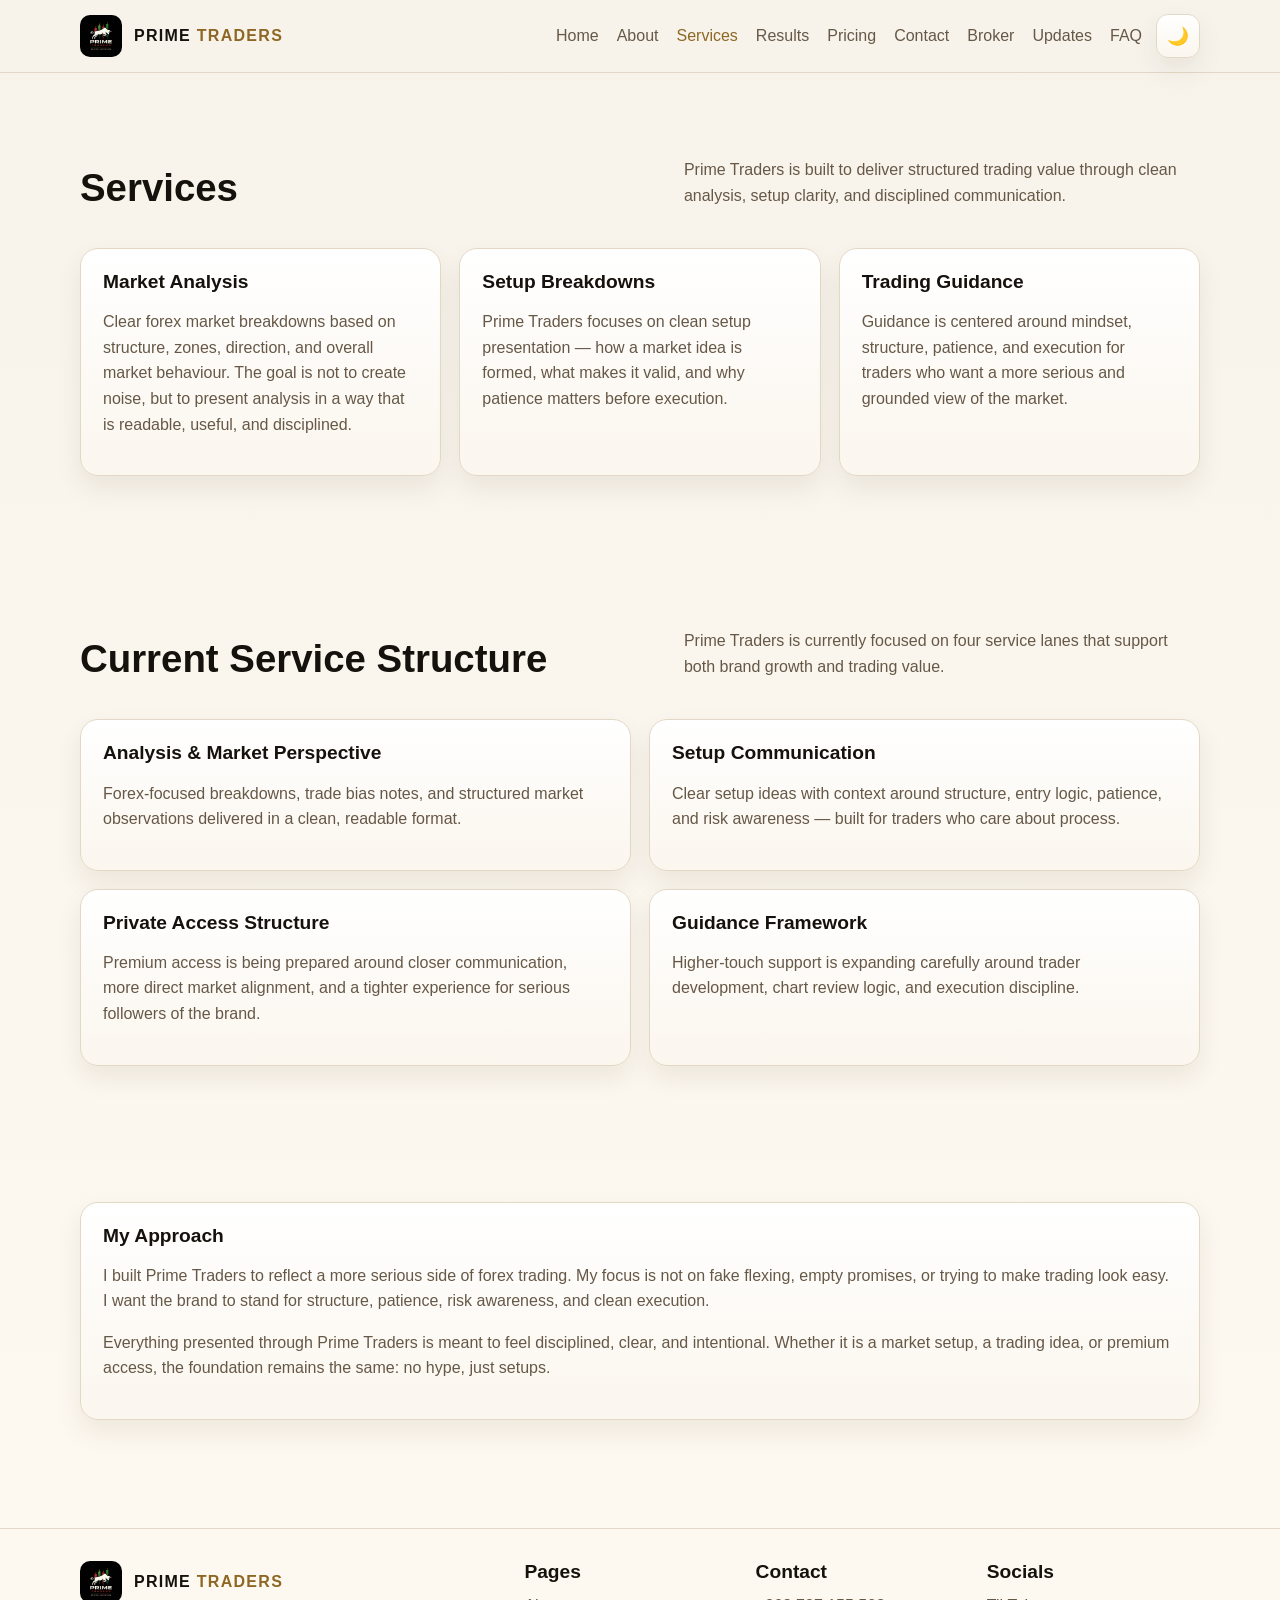
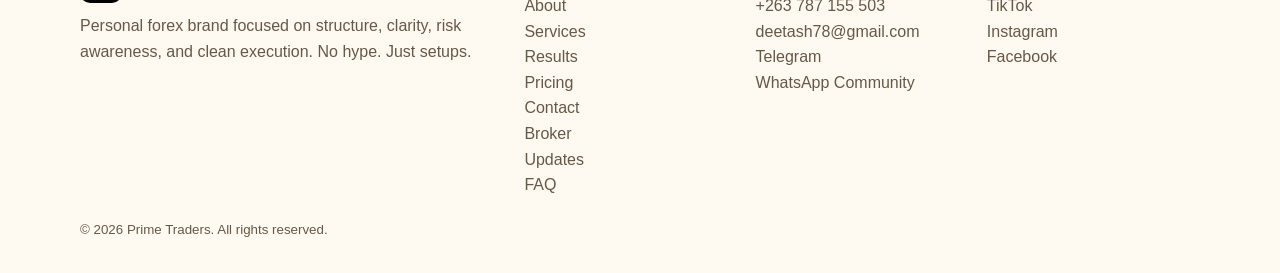
<file: services.html>
<!doctype html>
<html lang="en">
  <head>
  <!-- Google tag (gtag.js) -->
  <script async src="https://www.googletagmanager.com/gtag/js?id=G-PCHN2DBD8G"></script>
  <script>
    window.dataLayer = window.dataLayer || [];
    function gtag(){dataLayer.push(arguments);}
    gtag('js', new Date());

    gtag('config', 'G-PCHN2DBD8G');
  </script>
    <meta charset="utf-8">
    <meta name="viewport" content="width=device-width,initial-scale=1">
    <title>Services | Prime Traders</title>
    <meta name="description" content="Explore the services offered by Prime Traders, including market analysis, setup breakdowns, trading guidance, and structured communication.">
    <link rel="canonical" href="https://primetraderszw.netlify.app/services.html">
    <link rel="icon" href="favicon.png">
    <link rel="stylesheet" href="style.css">
    <meta property="og:title" content="Services | Prime Traders">
    <meta property="og:description" content="Explore the services offered by Prime Traders, including market analysis, setup breakdowns, trading guidance, and structured communication.">
    <meta property="og:type" content="website">
    <meta property="og:url" content="https://primetraderszw.netlify.app/services.html">
    <meta property="og:image" content="https://primetraderszw.netlify.app/logo.png">
    <meta name="twitter:card" content="summary_large_image">
    <meta name="twitter:title" content="Services | Prime Traders">
    <meta name="twitter:description" content="Explore the services offered by Prime Traders, including market analysis, setup breakdowns, trading guidance, and structured communication.">
    <meta name="twitter:image" content="https://primetraderszw.netlify.app/logo.png">
  </head>
<body>
  <nav class="nav">
    <div class="container nav-inner">
      <a class="brand" href="index.html">
        <img src="logo.png" alt="Prime Traders logo">
        <div>PRIME <span>TRADERS</span></div>
      </a>

      <div class="nav-controls">
        <div class="links">
          <a href="index.html">Home</a>
          <a href="about.html">About</a>
          <a href="services.html" class="active">Services</a>
          <a href="results.html">Results</a>
          <a href="pricing.html">Pricing</a>
          <a href="contact.html">Contact</a>
          <a href="broker.html">Broker</a>
          <a href="updates.html">Updates</a>
          <a href="faq.html">FAQ</a>
        </div>
        <button class="theme-toggle" id="themeToggle" type="button" aria-label="Toggle theme" title="Toggle theme">
          <span class="theme-icon" aria-hidden="true">🌙</span>
        </button>
      </div>
    </div>
  </nav>

  <section class="section">
    <div class="container">
      <div class="section-head">
        <div><h2>Services</h2></div>
        <p>
          Prime Traders is built to deliver structured trading value through clean analysis, setup clarity, and disciplined communication.
        </p>
      </div>

      <div class="grid-3">
        <div class="card">
          <h3>Market Analysis</h3>
          <p>
            Clear forex market breakdowns based on structure, zones, direction, and overall market behaviour. The goal is not to create noise,
            but to present analysis in a way that is readable, useful, and disciplined.
          </p>
        </div>

        <div class="card">
          <h3>Setup Breakdowns</h3>
          <p>
            Prime Traders focuses on clean setup presentation — how a market idea is formed, what makes it valid, and why patience matters before execution.
          </p>
        </div>

        <div class="card">
          <h3>Trading Guidance</h3>
          <p>
            Guidance is centered around mindset, structure, patience, and execution for traders who want a more serious and grounded view of the market.
          </p>
        </div>
      </div>
    </div>
  </section>

  <section class="section">
    <div class="container">
      <div class="section-head">
        <div><h2>Current Service Structure</h2></div>
        <p>
          Prime Traders is currently focused on four service lanes that support both brand growth and trading value.
        </p>
      </div>

      <div class="grid-2">
        <div class="card">
          <h3>Analysis &amp; Market Perspective</h3>
          <p>
            Forex-focused breakdowns, trade bias notes, and structured market observations delivered in a clean, readable format.
          </p>
        </div>

        <div class="card">
          <h3>Setup Communication</h3>
          <p>
            Clear setup ideas with context around structure, entry logic, patience, and risk awareness — built for traders who care about process.
          </p>
        </div>

        <div class="card">
          <h3>Private Access Structure</h3>
          <p>
            Premium access is being prepared around closer communication, more direct market alignment, and a tighter experience for serious followers of the brand.
          </p>
        </div>

        <div class="card">
          <h3>Guidance Framework</h3>
          <p>
            Higher-touch support is expanding carefully around trader development, chart review logic, and execution discipline.
          </p>
        </div>
      </div>
    </div>
  </section>

  <section class="section">
    <div class="container">
      <div class="card">
        <h3>My Approach</h3>
        <p>
          I built Prime Traders to reflect a more serious side of forex trading. My focus is not on fake flexing, empty promises,
          or trying to make trading look easy. I want the brand to stand for structure, patience, risk awareness, and clean execution.
        </p>
        <p>
          Everything presented through Prime Traders is meant to feel disciplined, clear, and intentional. Whether it is a market setup,
          a trading idea, or premium access, the foundation remains the same: no hype, just setups.
        </p>
      </div>
    </div>
  </section>

  <footer class="footer">
    <div class="container footer-grid">
      <div>
        <div class="brand footer-brand">
          <img src="logo.png" alt="Prime Traders logo">
          <div>PRIME <span>TRADERS</span></div>
        </div>
        <p>
          Personal forex brand focused on structure, clarity, risk awareness, and clean execution. No hype. Just setups.
        </p>
      </div>

      <div>
        <h3>Pages</h3>
        <p>
          <a href="about.html">About</a><br>
          <a href="services.html">Services</a><br>
          <a href="results.html">Results</a><br>
          <a href="pricing.html">Pricing</a><br>
          <a href="contact.html">Contact</a><br>
          <a href="broker.html">Broker</a><br>
          <a href="updates.html">Updates</a><br>
          <a href="faq.html">FAQ</a>
        </p>
      </div>

      <div>
        <h3>Contact</h3>
        <p>
          <a href="tel:+263787155503">+263 787 155 503</a><br>
          <a href="mailto:deetash78@gmail.com">deetash78@gmail.com</a><br>
          <a href="https://t.me/primetraders263" target="_blank" rel="noopener">Telegram</a><br>
          <a href="https://chat.whatsapp.com/EgGNkARobAU7Wav0RTBW9T?mode=gi_t" target="_blank" rel="noopener">WhatsApp Community</a>
        </p>
      </div>

      <div>
        <h3>Socials</h3>
        <p>
          <a href="https://www.tiktok.com/@primetraders_zw?_r=1&_t=ZS-950RxNBvnf7" target="_blank" rel="noopener">TikTok</a><br>
          <a href="https://www.instagram.com/denzeltashayaofficial?igsh=MmN0ZHVwbDB0ODcy&utm_source=qr" target="_blank" rel="noopener">Instagram</a><br>
          <a href="https://www.facebook.com/share/1NozaazZCv/?mibextid=wwXIfr" target="_blank" rel="noopener">Facebook</a>
        </p>
      </div>
    </div>

    <div class="container footer-bottom">
      <small>© 2026 Prime Traders. All rights reserved.</small>
    </div>
  </footer>
  <script src="script.js"></script>
</body>
</html>
</file>
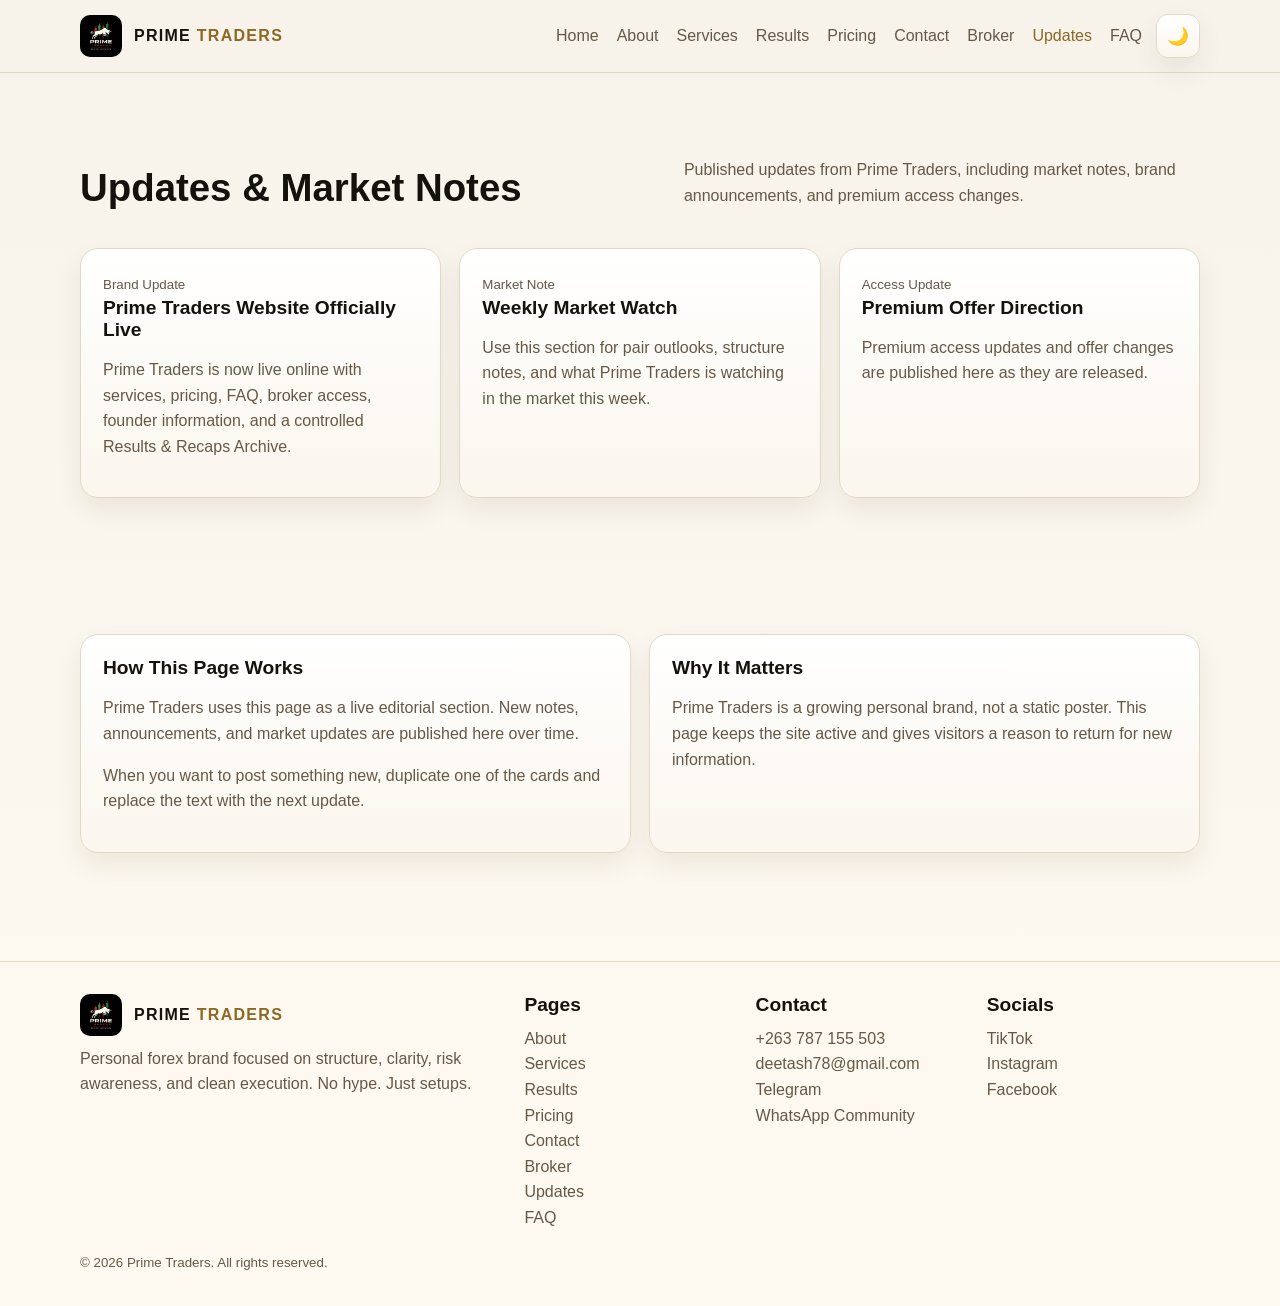
<file: updates.html>
<!doctype html>
<html lang="en">
  <head>
  <!-- Google tag (gtag.js) -->
  <script async src="https://www.googletagmanager.com/gtag/js?id=G-PCHN2DBD8G"></script>
  <script>
    window.dataLayer = window.dataLayer || [];
    function gtag(){dataLayer.push(arguments);}
    gtag('js', new Date());

    gtag('config', 'G-PCHN2DBD8G');
  </script>
    <meta charset="utf-8">
    <meta name="viewport" content="width=device-width,initial-scale=1">
    <title>Updates | Prime Traders</title>
    <meta name="description" content="Follow Prime Traders updates, market notes, brand news, and premium offer announcements.">
    <link rel="canonical" href="https://primetraderszw.netlify.app/updates.html">
    <link rel="icon" href="favicon.png">
    <link rel="stylesheet" href="style.css">
    <meta property="og:title" content="Updates | Prime Traders">
    <meta property="og:description" content="Follow Prime Traders updates, market notes, brand news, and premium offer announcements.">
    <meta property="og:type" content="website">
    <meta property="og:url" content="https://primetraderszw.netlify.app/updates.html">
    <meta property="og:image" content="https://primetraderszw.netlify.app/logo.png">
    <meta name="twitter:card" content="summary_large_image">
    <meta name="twitter:title" content="Updates | Prime Traders">
    <meta name="twitter:description" content="Follow Prime Traders updates, market notes, brand news, and premium offer announcements.">
    <meta name="twitter:image" content="https://primetraderszw.netlify.app/logo.png">
  </head>
<body>
  <nav class="nav">
    <div class="container nav-inner">
      <a class="brand" href="index.html">
        <img src="logo.png" alt="Prime Traders logo">
        <div>PRIME <span>TRADERS</span></div>
      </a>

      <div class="nav-controls">
        <div class="links">
          <a href="index.html">Home</a>
          <a href="about.html">About</a>
          <a href="services.html">Services</a>
          <a href="results.html">Results</a>
          <a href="pricing.html">Pricing</a>
          <a href="contact.html">Contact</a>
          <a href="broker.html">Broker</a>
          <a href="updates.html" class="active">Updates</a>
          <a href="faq.html">FAQ</a>
        </div>
        <button class="theme-toggle" id="themeToggle" type="button" aria-label="Toggle theme" title="Toggle theme">
          <span class="theme-icon" aria-hidden="true">🌙</span>
        </button>
      </div>
    </div>
  </nav>

  <section class="section">
    <div class="container">
      <div class="section-head">
        <div><h2>Updates &amp; Market Notes</h2></div>
        <p>
          Published updates from Prime Traders, including market notes, brand announcements, and premium access changes.
        </p>
      </div>

      <div class="grid-3">
        <div class="card">
          <small class="muted">Brand Update</small>
          <h3>Prime Traders Website Officially Live</h3>
          <p>
            Prime Traders is now live online with services, pricing, FAQ, broker access, founder information, and a controlled Results &amp; Recaps Archive.
          </p>
        </div>

        <div class="card">
          <small class="muted">Market Note</small>
          <h3>Weekly Market Watch</h3>
          <p>
            Use this section for pair outlooks, structure notes, and what Prime Traders is watching in the market this week.
          </p>
        </div>

        <div class="card">
          <small class="muted">Access Update</small>
          <h3>Premium Offer Direction</h3>
          <p>
            Premium access updates and offer changes are published here as they are released.
          </p>
        </div>
      </div>
    </div>
  </section>

  <section class="section">
    <div class="container">
      <div class="grid-2">
        <div class="card">
          <h3>How This Page Works</h3>
          <p>
            Prime Traders uses this page as a live editorial section. New notes, announcements, and market updates are published here over time.
          </p>
          <p>
            When you want to post something new, duplicate one of the cards and replace the text with the next update.
          </p>
        </div>

        <div class="card">
          <h3>Why It Matters</h3>
          <p>
            Prime Traders is a growing personal brand, not a static poster. This page keeps the site active and gives visitors a reason to return for new information.
          </p>
        </div>
      </div>
    </div>
  </section>

  <footer class="footer">
    <div class="container footer-grid">
      <div>
        <div class="brand footer-brand">
          <img src="logo.png" alt="Prime Traders logo">
          <div>PRIME <span>TRADERS</span></div>
        </div>
        <p>
          Personal forex brand focused on structure, clarity, risk awareness, and clean execution. No hype. Just setups.
        </p>
      </div>

      <div>
        <h3>Pages</h3>
        <p>
          <a href="about.html">About</a><br>
          <a href="services.html">Services</a><br>
          <a href="results.html">Results</a><br>
          <a href="pricing.html">Pricing</a><br>
          <a href="contact.html">Contact</a><br>
          <a href="broker.html">Broker</a><br>
          <a href="updates.html">Updates</a><br>
          <a href="faq.html">FAQ</a>
        </p>
      </div>

      <div>
        <h3>Contact</h3>
        <p>
          <a href="tel:+263787155503">+263 787 155 503</a><br>
          <a href="mailto:deetash78@gmail.com">deetash78@gmail.com</a><br>
          <a href="https://t.me/primetraders263" target="_blank" rel="noopener">Telegram</a><br>
          <a href="https://chat.whatsapp.com/EgGNkARobAU7Wav0RTBW9T?mode=gi_t" target="_blank" rel="noopener">WhatsApp Community</a>
        </p>
      </div>

      <div>
        <h3>Socials</h3>
        <p>
          <a href="https://www.tiktok.com/@primetraders_zw?_r=1&_t=ZS-950RxNBvnf7" target="_blank" rel="noopener">TikTok</a><br>
          <a href="https://www.instagram.com/denzeltashayaofficial?igsh=MmN0ZHVwbDB0ODcy&utm_source=qr" target="_blank" rel="noopener">Instagram</a><br>
          <a href="https://www.facebook.com/share/1NozaazZCv/?mibextid=wwXIfr" target="_blank" rel="noopener">Facebook</a>
        </p>
      </div>
    </div>

    <div class="container footer-bottom">
      <small>© 2026 Prime Traders. All rights reserved.</small>
    </div>
  </footer>
  <script src="script.js"></script>
</body>
</html>
</file>
<file: style.css>
:root{
  --bg:#0a0a0a;
  --bg-2:#111111;
  --card:#151515;
  --card-2:#1b1b1b;
  --text:#f3ead9;
  --muted:#c7b99f;
  --gold:#c8a25b;
  --gold-2:#e2c48d;
  --line:#2a2418;
  --shadow:0 14px 30px rgba(0,0,0,.22);
  --hero-glow-1:rgba(200,162,91,.16);
  --hero-glow-2:rgba(226,196,141,.08);
}

:root[data-theme="light"]{
  --bg:#f7f3eb;
  --bg-2:#fffaf1;
  --card:#ffffff;
  --card-2:#fbf6ee;
  --text:#15120d;
  --muted:#665847;
  --gold:#b68a37;
  --gold-2:#8d6723;
  --line:#e3d8c5;
  --shadow:0 12px 26px rgba(58,43,17,.08);
  --hero-glow-1:rgba(182,138,55,.10);
  --hero-glow-2:rgba(141,103,35,.06);
}

*{ box-sizing:border-box; }

html{ scroll-behavior:smooth; }

body{
  margin:0;
  font-family:Arial, Helvetica, sans-serif;
  line-height:1.6;
  background:linear-gradient(180deg,var(--bg),var(--bg-2));
  color:var(--text);
  transition:background .25s ease,color .25s ease;
}

a{ color:inherit; text-decoration:none; }
img{ max-width:100%; display:block; }

.container{
  width:min(1120px, 92%);
  margin:auto;
}

.nav{
  position:sticky;
  top:0;
  z-index:20;
  background:color-mix(in srgb, var(--bg) 90%, transparent);
  backdrop-filter:blur(10px);
  border-bottom:1px solid var(--line);
}

.nav-inner{
  display:flex;
  align-items:center;
  justify-content:space-between;
  gap:16px;
  padding:14px 0;
}

.brand{
  display:flex;
  align-items:center;
  gap:12px;
  font-weight:700;
  letter-spacing:.08em;
  color:var(--text);
}

.brand img{
  width:42px;
  height:42px;
  border-radius:10px;
  object-fit:cover;
}

.brand span{ color:var(--gold-2); }

.nav-controls{
  display:flex;
  align-items:center;
  gap:14px;
}

.links{
  display:flex;
  gap:18px;
  flex-wrap:wrap;
  align-items:center;
}

.links a{
  color:var(--muted);
  transition:color .2s ease;
}

.links a:hover,
.links a.active{
  color:var(--gold-2);
}

.theme-toggle{
  width:44px;
  height:44px;
  display:inline-flex;
  align-items:center;
  justify-content:center;
  border:1px solid var(--line);
  border-radius:12px;
  background:linear-gradient(180deg,var(--card),var(--card-2));
  color:var(--text);
  cursor:pointer;
  box-shadow:var(--shadow);
  transition:transform .2s ease, border-color .2s ease, background .2s ease;
}

.theme-toggle:hover{
  transform:translateY(-1px);
  border-color:var(--gold);
}

.theme-icon{
  font-size:1.1rem;
}

.hero{
  padding:92px 0 62px;
  background:
    radial-gradient(circle at top right, var(--hero-glow-1), transparent 30%),
    radial-gradient(circle at left, var(--hero-glow-2), transparent 28%);
}

.hero-grid{
  display:grid;
  grid-template-columns:1.2fr .8fr;
  gap:32px;
  align-items:center;
}

.badge{
  display:inline-block;
  padding:8px 12px;
  border:1px solid var(--line);
  border-radius:999px;
  background:linear-gradient(180deg,var(--card),var(--card-2));
  color:var(--gold-2);
  margin-bottom:18px;
  font-size:.92rem;
}

h1,h2,h3{
  line-height:1.15;
  margin:0 0 14px;
  color:var(--text);
}

h1{ font-size:clamp(2.2rem, 5vw, 4.5rem); }
h2{ font-size:clamp(1.75rem, 3vw, 2.8rem); }
h3{ font-size:1.2rem; }

.lead{
  font-size:1.08rem;
  color:var(--muted);
  max-width:62ch;
}

.cta,
.founder-actions{
  display:flex;
  gap:14px;
  flex-wrap:wrap;
  margin-top:24px;
}

.btn{
  display:inline-flex;
  align-items:center;
  justify-content:center;
  gap:8px;
  padding:14px 18px;
  border-radius:12px;
  border:1px solid var(--gold);
  font-weight:700;
  transition:transform .2s ease, box-shadow .2s ease, background .2s ease, color .2s ease;
}

.btn:hover{
  transform:translateY(-1px);
  box-shadow:var(--shadow);
}

.btn-primary{
  background:linear-gradient(135deg, var(--gold), #9f7b3f);
  color:#111;
}

.btn-secondary{
  color:var(--gold-2);
  background:transparent;
}

.card,
.stat,
.price,
.faq-item{
  background:linear-gradient(180deg,var(--card),var(--card-2));
  border:1px solid var(--line);
  border-radius:18px;
  box-shadow:var(--shadow);
}

.hero-card{ padding:24px; }
.hero-card ul{
  padding-left:18px;
  color:var(--muted);
  margin:0;
}

.section{ padding:68px 0; }

.section-head{
  display:flex;
  justify-content:space-between;
  align-items:end;
  gap:18px;
  margin-bottom:24px;
}

.section-head p{
  max-width:58ch;
  color:var(--muted);
}

.grid-3{
  display:grid;
  grid-template-columns:repeat(3,1fr);
  gap:18px;
}

.grid-2{
  display:grid;
  grid-template-columns:repeat(2,1fr);
  gap:18px;
}

.card{ padding:22px; }

.card p,
.stat p,
.price p,
li,
small.muted{
  color:var(--muted);
}

.card p + p{ margin-top:12px; }

.stats{
  display:grid;
  grid-template-columns:repeat(4,1fr);
  gap:16px;
}

.stat{ padding:22px; }

.stat strong{
  display:block;
  font-size:1.9rem;
  color:var(--gold-2);
  margin-bottom:8px;
}

.price{
  padding:24px;
  display:flex;
  flex-direction:column;
  gap:14px;
}

.featured-price{
  border-color:color-mix(in srgb, var(--gold) 70%, var(--line));
}

.price .amount{
  font-size:2rem;
  color:var(--gold-2);
  font-weight:800;
}

.price-suffix{
  font-size:1rem;
  color:var(--muted);
}

.price ul{
  padding-left:18px;
  margin:0;
}

.price .btn{ margin-top:auto; }

.pill{
  display:inline-block;
  padding:6px 10px;
  border:1px solid var(--line);
  border-radius:999px;
  color:var(--gold-2);
  font-size:.9rem;
}

.notice{
  padding:16px 18px;
  border-left:4px solid var(--gold);
  background:linear-gradient(180deg,var(--card),var(--card-2));
  border-radius:12px;
  color:var(--muted);
}

.footer{
  border-top:1px solid var(--line);
  padding:32px 0;
  color:var(--muted);
  margin-top:40px;
}

.footer-grid{
  display:grid;
  grid-template-columns:2fr 1fr 1fr 1fr;
  gap:18px;
}

.footer-brand{
  margin-bottom:10px;
}

.footer h3{
  margin-bottom:10px;
}

.footer p{
  margin:0;
}

.footer a:hover{
  color:var(--gold-2);
}

.footer-bottom{
  margin-top:18px;
}

.faq-list{
  display:grid;
  gap:16px;
}

.faq-item{
  overflow:hidden;
}

.faq-question{
  width:100%;
  background:transparent;
  border:none;
  color:var(--text);
  padding:20px 22px;
  text-align:left;
  font:inherit;
  font-size:1rem;
  font-weight:700;
  display:flex;
  align-items:center;
  justify-content:space-between;
  cursor:pointer;
}

.faq-question:hover{
  background:color-mix(in srgb, var(--card) 86%, var(--gold) 14%);
}

.faq-icon{
  font-size:1.4rem;
  color:var(--gold-2);
  line-height:1;
  transition:transform .2s ease;
}

.faq-answer{
  max-height:0;
  overflow:hidden;
  transition:max-height .3s ease, padding .3s ease;
  padding:0 22px;
}

.faq-answer p{
  margin:0 0 14px;
  color:var(--muted);
}

.faq-item.open .faq-answer{
  max-height:340px;
  padding:0 22px 20px;
}

.faq-item.open .faq-icon{
  transform:rotate(45deg);
}

.founder-section{ padding-top:10px; }

.founder-grid{ align-items:stretch; }

.founder-photo-card{
  display:flex;
  align-items:center;
  justify-content:center;
  padding:18px;
  overflow:hidden;
}

.founder-photo{
  width:100%;
  max-width:420px;
  height:auto;
  display:block;
  border-radius:18px;
  object-fit:cover;
  box-shadow:0 10px 30px rgba(0,0,0,.25);
}

.founder-text-card{
  display:flex;
  flex-direction:column;
  justify-content:center;
}

.founder-text-card h3{
  margin-bottom:16px;
}

.founder-text-card p + p{
  margin-top:14px;
}

@media (max-width:980px){
  .hero-grid,
  .grid-3,
  .grid-2,
  .footer-grid,
  .stats{
    grid-template-columns:1fr;
  }

  .section-head{
    flex-direction:column;
    align-items:flex-start;
  }
}

@media (max-width:760px){
  .nav-inner{
    flex-direction:column;
    align-items:stretch;
  }

  .nav-controls{
    flex-direction:column;
    align-items:stretch;
  }

  .links{
    justify-content:center;
  }

  .theme-toggle{
    align-self:center;
  }

  .cta,
  .founder-actions{
    flex-direction:column;
    align-items:stretch;
  }
}
</file>
